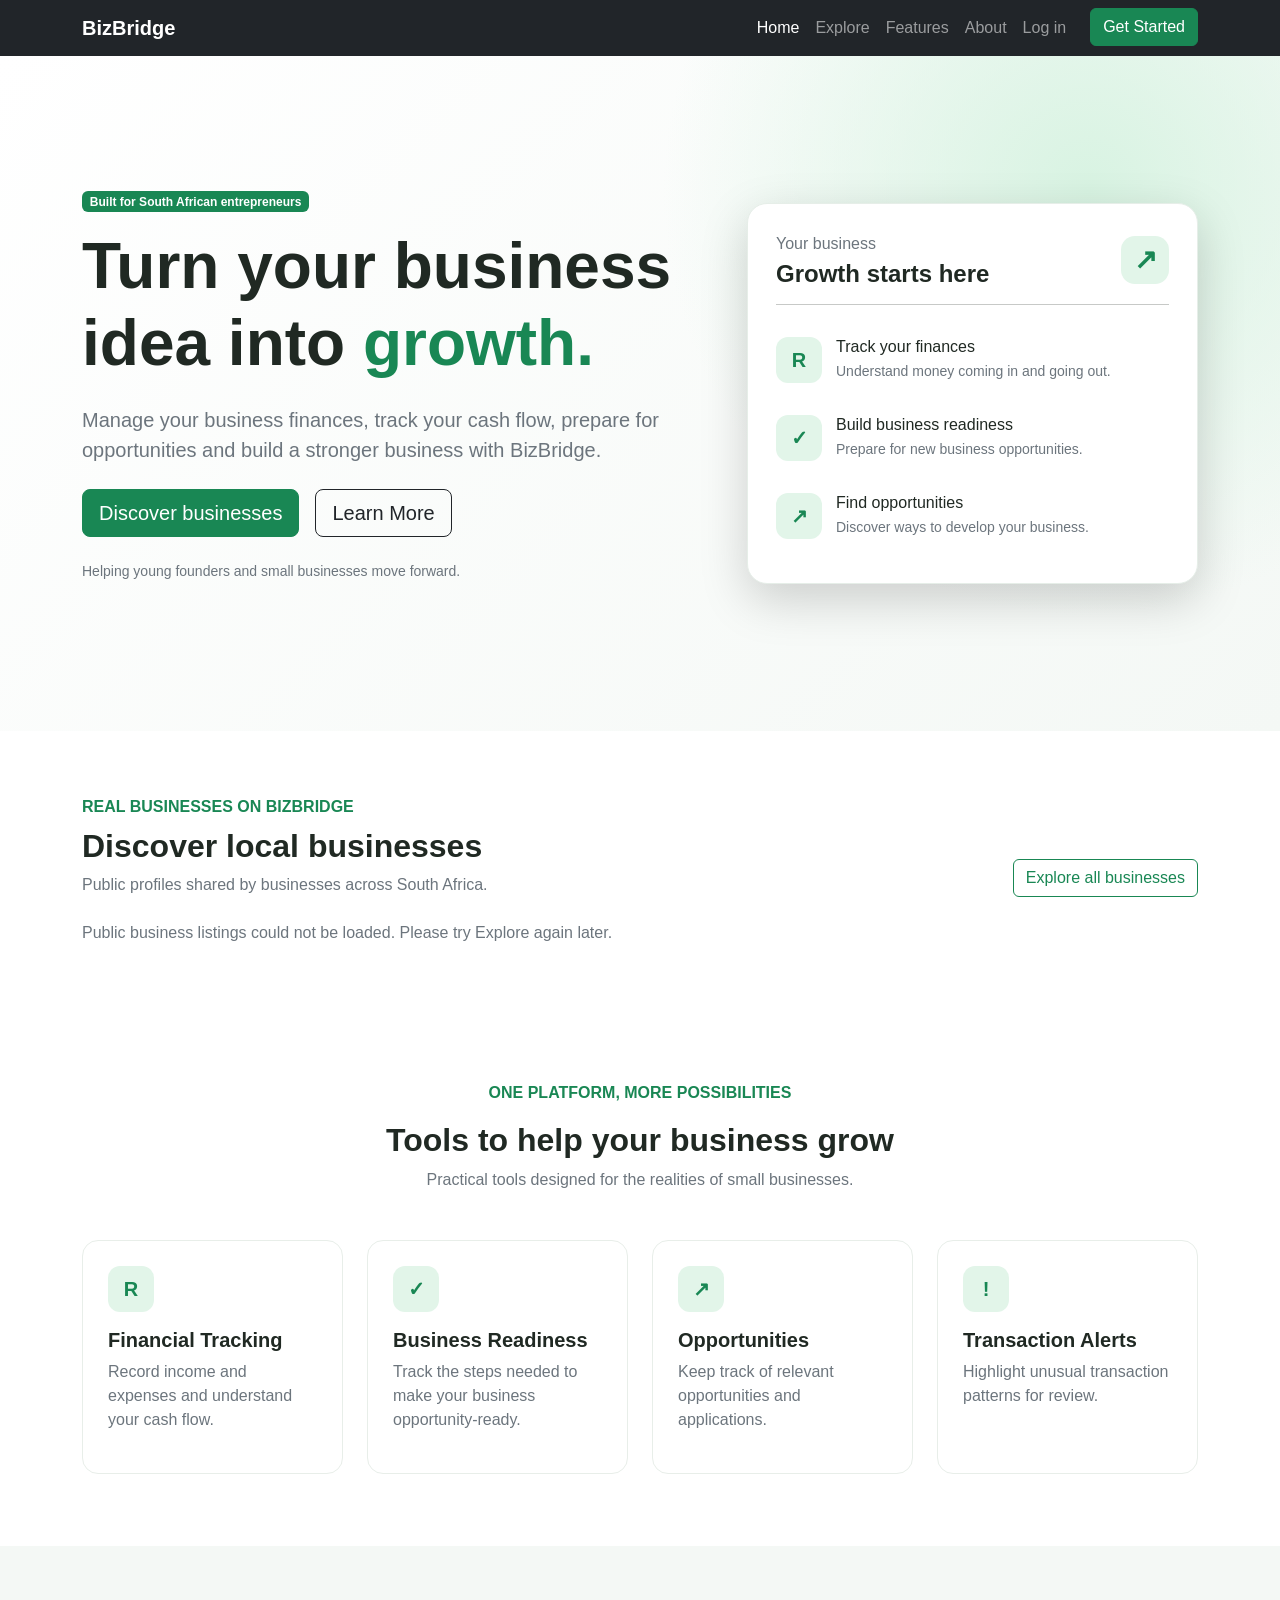
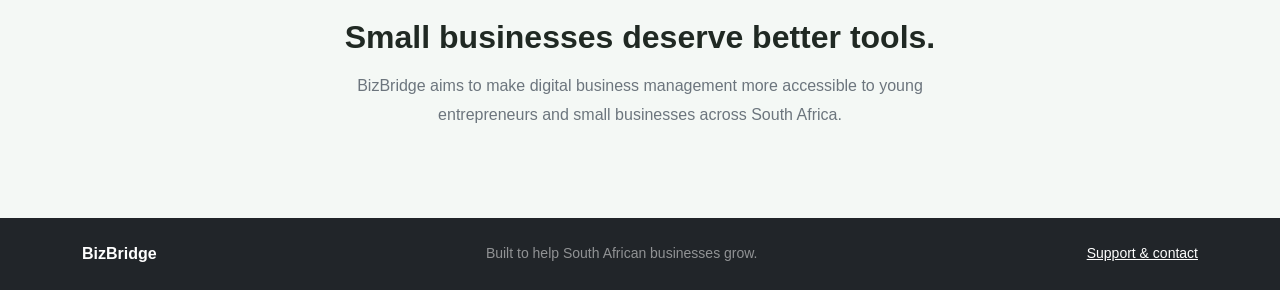
<file: BizBridge.Client/index.html>
<!DOCTYPE html>
<html lang="en">
<head>
    <meta charset="UTF-8">
    <meta name="viewport" content="width=device-width, initial-scale=1.0">

    <title>BizBridge | Grow Your Business</title>

    <!-- Bootstrap 5 CSS -->
    <link
        href="https://cdn.jsdelivr.net/npm/bootstrap@5.3.3/dist/css/bootstrap.min.css"
        rel="stylesheet">

    <!-- Custom CSS -->
    <link rel="stylesheet" href="style.css">
</head>

<body>
    <!-- Navigation -->
    <nav class="navbar navbar-expand-lg navbar-dark bg-dark">
        <div class="container">
            <a class="navbar-brand fw-bold" href="index.html">
                BizBridge
            </a>

            <button
                class="navbar-toggler"
                type="button"
                data-bs-toggle="collapse"
                data-bs-target="#mainNavbar"
                aria-controls="mainNavbar"
                aria-expanded="false"
                aria-label="Toggle navigation">
                <span class="navbar-toggler-icon"></span>
            </button>

            <div class="collapse navbar-collapse" id="mainNavbar">
                <ul class="navbar-nav ms-auto">
                    <li class="nav-item">
                        <a class="nav-link active" href="index.html">Home</a>
                    </li>
                    <li class="nav-item">
                        <a class="nav-link" href="explore.html">Explore</a>
                    </li>
                    <li class="nav-item">
                        <a class="nav-link" href="#features">Features</a>
                    </li>
                    <li class="nav-item">
                        <a class="nav-link" href="#about">About</a>
                    </li>
                    <li class="nav-item" id="loginNavItem">
                        <a class="nav-link" id="loginNavLink" href="login.html">
                            Log in
                        </a>
                    </li>
                    <li class="nav-item" id="logoutNavItem" hidden>
                        <button
                            class="btn btn-outline-light btn-sm"
                            type="button"
                            id="logoutButton">
                            Log out
                        </button>
                    </li>
                    <li class="nav-item" id="registerNavItem">
                        <a class="btn btn-success ms-lg-3" href="register.html">
                            Get Started
                        </a>
                    </li>
                </ul>
            </div>
        </div>
    </nav>

    <!-- Hero Section -->
    <header class="hero-section">
        <div class="container">
            <div class="row align-items-center min-vh-75">
                <div class="col-lg-7 py-5">
                    <span class="badge text-bg-success mb-3">
                        Built for South African entrepreneurs
                    </span>

                    <h1 class="display-3 fw-bold">
                        Turn your business idea into
                        <span class="text-success">growth.</span>
                    </h1>

                    <p class="lead text-secondary mt-4">
                        Manage your business finances, track your cash flow,
                        prepare for opportunities and build a stronger business
                        with BizBridge.
                    </p>

                    <div class="mt-4 d-flex flex-wrap gap-3" id="get-started">
                        <a href="explore.html" class="btn btn-success btn-lg">
                            Discover businesses
                        </a>

                        <a href="#about" class="btn btn-outline-dark btn-lg">
                            Learn More
                        </a>
                    </div>

                    <p class="small text-secondary mt-4">
                        Helping young founders and small businesses move forward.
                    </p>
                </div>

                <div class="col-lg-5 py-5">
                    <div class="growth-card shadow-lg">
                        <div class="d-flex justify-content-between align-items-center">
                            <div>
                                <p class="text-secondary mb-1">Your business</p>
                                <h4 class="fw-bold mb-0">Growth starts here</h4>
                            </div>
                            <span class="growth-icon">↗</span>
                        </div>

                        <hr>

                        <div class="feature-mini">
                            <span class="mini-icon">R</span>
                            <div>
                                <h6 class="mb-1">Track your finances</h6>
                                <p class="text-secondary small mb-0">
                                    Understand money coming in and going out.
                                </p>
                            </div>
                        </div>

                        <div class="feature-mini">
                            <span class="mini-icon">✓</span>
                            <div>
                                <h6 class="mb-1">Build business readiness</h6>
                                <p class="text-secondary small mb-0">
                                    Prepare for new business opportunities.
                                </p>
                            </div>
                        </div>

                        <div class="feature-mini">
                            <span class="mini-icon">↗</span>
                            <div>
                                <h6 class="mb-1">Find opportunities</h6>
                                <p class="text-secondary small mb-0">
                                    Discover ways to develop your business.
                                </p>
                            </div>
                        </div>
                    </div>
                </div>
            </div>
        </div>
    </header>

    <!-- Public business listings are loaded from the BizBridge API. -->
    <section
        class="py-5 bg-white"
        id="businessDiscoverySection"
        aria-labelledby="businessDiscoveryHeading">
        <div class="container py-3">
            <div class="d-flex flex-column flex-md-row
                        justify-content-between align-items-md-end gap-3 mb-4">
                <div>
                    <p class="text-success fw-semibold mb-2">
                        REAL BUSINESSES ON BIZBRIDGE
                    </p>
                    <h2 id="businessDiscoveryHeading" class="fw-bold mb-2">
                        Discover local businesses
                    </h2>
                    <p class="text-secondary mb-0">
                        Public profiles shared by businesses across South Africa.
                    </p>
                </div>
                <a href="explore.html" class="btn btn-outline-success">
                    Explore all businesses
                </a>
            </div>

            <p
                id="businessDiscoveryStatus"
                class="text-secondary"
                role="status"
                aria-live="polite">
                Loading public businesses...
            </p>
            <div id="featuredBusinesses" class="row g-3"></div>
        </div>
    </section>

    <!-- Features -->
    <section class="py-5" id="features">
        <div class="container py-4">
            <div class="text-center mb-5">
                <p class="text-success fw-semibold">ONE PLATFORM, MORE POSSIBILITIES</p>
                <h2 class="fw-bold">Tools to help your business grow</h2>
                <p class="text-secondary">
                    Practical tools designed for the realities of small businesses.
                </p>
            </div>

            <div class="row g-4">
                <div class="col-md-6 col-lg-3">
                    <div class="feature-card h-100">
                        <div class="feature-icon">R</div>
                        <h5 class="fw-bold mt-3">Financial Tracking</h5>
                        <p class="text-secondary">
                            Record income and expenses and understand your cash flow.
                        </p>
                    </div>
                </div>

                <div class="col-md-6 col-lg-3">
                    <div class="feature-card h-100">
                        <div class="feature-icon">✓</div>
                        <h5 class="fw-bold mt-3">Business Readiness</h5>
                        <p class="text-secondary">
                            Track the steps needed to make your business opportunity-ready.
                        </p>
                    </div>
                </div>

                <div class="col-md-6 col-lg-3">
                    <div class="feature-card h-100">
                        <div class="feature-icon">↗</div>
                        <h5 class="fw-bold mt-3">Opportunities</h5>
                        <p class="text-secondary">
                            Keep track of relevant opportunities and applications.
                        </p>
                    </div>
                </div>

                <div class="col-md-6 col-lg-3">
                    <div class="feature-card h-100">
                        <div class="feature-icon">!</div>
                        <h5 class="fw-bold mt-3">Transaction Alerts</h5>
                        <p class="text-secondary">
                            Highlight unusual transaction patterns for review.
                        </p>
                    </div>
                </div>
            </div>
        </div>
    </section>

    <!-- About -->
    <section class="about-section py-5" id="about">
        <div class="container py-4 text-center">
            <h2 class="fw-bold">Small businesses deserve better tools.</h2>
            <p class="text-secondary mx-auto mt-3 about-text">
                BizBridge aims to make digital business management more accessible
                to young entrepreneurs and small businesses across South Africa.
            </p>
        </div>
    </section>

    <!-- Footer -->
    <footer class="bg-dark text-white py-4">
        <div class="container d-flex flex-column flex-md-row
                    justify-content-between align-items-center gap-2">
            <p class="mb-0 fw-bold">BizBridge</p>
            <p class="mb-0 small text-white-50">
                Built to help South African businesses grow.
            </p>
            <a
                class="small text-white"
                href="https://bizbridgefrontend.netlify.app/explore.html"
            >
                Support &amp; contact
            </a>
        </div>
    </footer>

    <!-- Bootstrap JavaScript -->
    <script
        src="https://cdn.jsdelivr.net/npm/bootstrap@5.3.3/dist/js/bootstrap.bundle.min.js">
    </script>

    <!-- Custom JavaScript -->
    <script src="api-config.js"></script>
    <script src="app.js"></script>
</body>
</html>
</file>
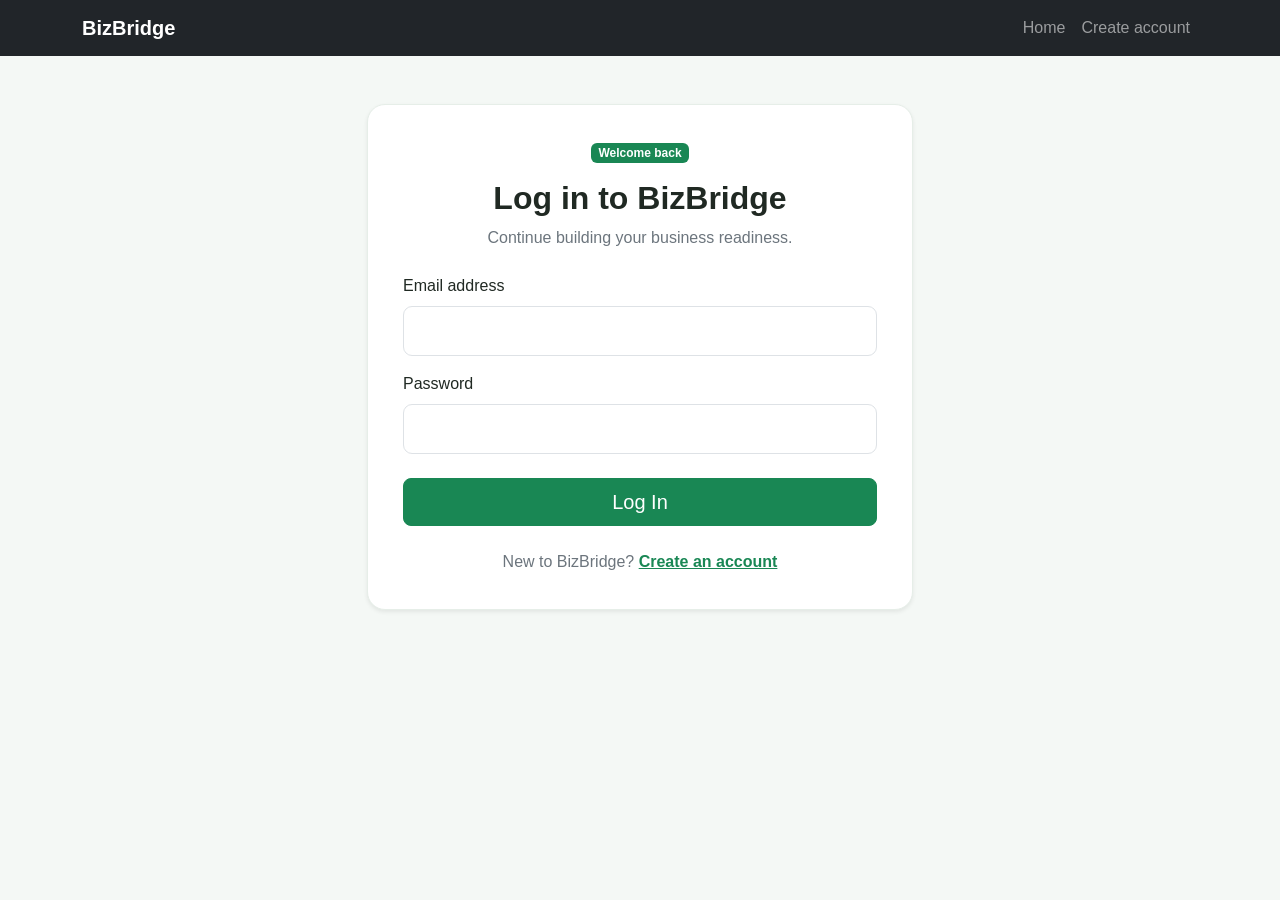
<file: BizBridge.Client/business-guide.html>
<!DOCTYPE html>
<html lang="en">
<head>
    <meta charset="UTF-8">
    <meta name="viewport" content="width=device-width, initial-scale=1.0">
    <title>Business Guide | BizBridge</title>

    <link
        href="https://cdn.jsdelivr.net/npm/bootstrap@5.3.3/dist/css/bootstrap.min.css"
        rel="stylesheet">
    <link
        href="https://cdn.jsdelivr.net/npm/bootstrap-icons@1.11.3/font/bootstrap-icons.css"
        rel="stylesheet">
</head>
<body class="bg-light">

    <nav class="navbar navbar-expand-lg navbar-dark bg-primary">
        <div class="container">
            <a class="navbar-brand fw-bold" href="dashboard.html">
                BizBridge
            </a>

            <a href="dashboard.html"
               class="btn btn-outline-light btn-sm">
                <i class="bi bi-arrow-left me-1"></i>
                Back to Command Centre
            </a>
        </div>
    </nav>

    <main class="container py-4 py-md-5">

        <section class="mb-4">
            <p class="text-primary fw-semibold mb-1">
                YOUR BUSINESS JOURNEY
            </p>
            <h1 class="h2 fw-bold">BizBridge Business Guide</h1>
            <p class="text-secondary">
                Understand your progress, identify areas for improvement,
                and discover your next steps.
            </p>
        </section>

        <div id="guideLoading" class="text-center py-5">
            <div class="spinner-border text-primary" role="status"></div>
            <p class="mt-3 text-secondary">
                Loading your business guide...
            </p>
        </div>

        <div id="guideError" class="alert alert-danger d-none"
             role="alert"></div>

        <div id="guideContent" class="d-none">

            <section class="card border-0 shadow-sm mb-4">
                <div class="card-body p-4">
                    <h2 class="h5 fw-bold">Your business readiness</h2>
                    <p class="text-secondary">
                        Track the requirements recorded in BizBridge.
                    </p>

                    <div class="d-flex justify-content-between mb-2">
                        <span id="readinessCount">0 of 0 completed</span>
                        <strong id="readinessPercent">0%</strong>
                    </div>

                    <div class="progress mb-3" style="height: 10px;">
                        <div id="readinessProgress"
                             class="progress-bar bg-primary"
                             role="progressbar"
                             aria-label="Business readiness progress"
                             style="width: 0%">
                        </div>
                    </div>

                    <p id="readinessBasis"
                       class="small text-secondary mb-0"></p>
                </div>
            </section>

            <section class="card border-0 shadow-sm mb-4">
                <div class="card-body p-4">
                    <h2 class="h5 fw-bold">
                        <i class="bi bi-list-check text-primary me-2"></i>
                        Your next steps
                    </h2>

                    <p class="text-secondary">
                        Start with the requirements that are still outstanding.
                    </p>

                    <div id="recommendations"></div>
                </div>
            </section>

            <section class="row g-3 mb-4">
                <div class="col-12 col-lg-6">
                    <div class="card border-0 shadow-sm h-100">
                        <div class="card-body p-4">
                            <h2 class="h5 fw-bold">
                                <i class="bi bi-wallet2 text-primary me-2"></i>
                                Financial health
                            </h2>
                            <p class="text-secondary">
                                Review your financial summary and insights
                                to understand your recorded business activity.
                            </p>
                            <div id="financialGuideStatus"
                                 class="small text-secondary mb-3">
                                Loading financial information...
                            </div>
                            <a href="dashboard.html"
                               class="btn btn-outline-primary">
                                View Command Centre
                            </a>
                        </div>
                    </div>
                </div>

                <div class="col-12 col-lg-6">
                    <div class="card border-0 shadow-sm h-100">
                        <div class="card-body p-4">
                            <h2 class="h5 fw-bold">
                                <i class="bi bi-shop text-primary me-2"></i>
                                Grow your business
                            </h2>
                            <p class="text-secondary">
                                Keep your business information up to date
                                and explore opportunities to reach customers.
                            </p>
                            <div class="d-flex flex-wrap gap-2">
                                <a href="business-profile.html"
                                   class="btn btn-outline-primary">
                                    Review Profile
                                </a>
                                <a href="explore"
                                   class="btn btn-outline-primary">
                                    Explore Businesses
                                </a>
                            </div>
                        </div>
                    </div>
                </div>
            </section>

            <p class="small text-secondary">
                Readiness reflects information recorded in BizBridge.
                Self-reported items are not independently verified and
                do not guarantee funding or business eligibility.
            </p>

        </div>
    </main>

    <script src="business-guide.js"></script>
</body>
</html>
</file>
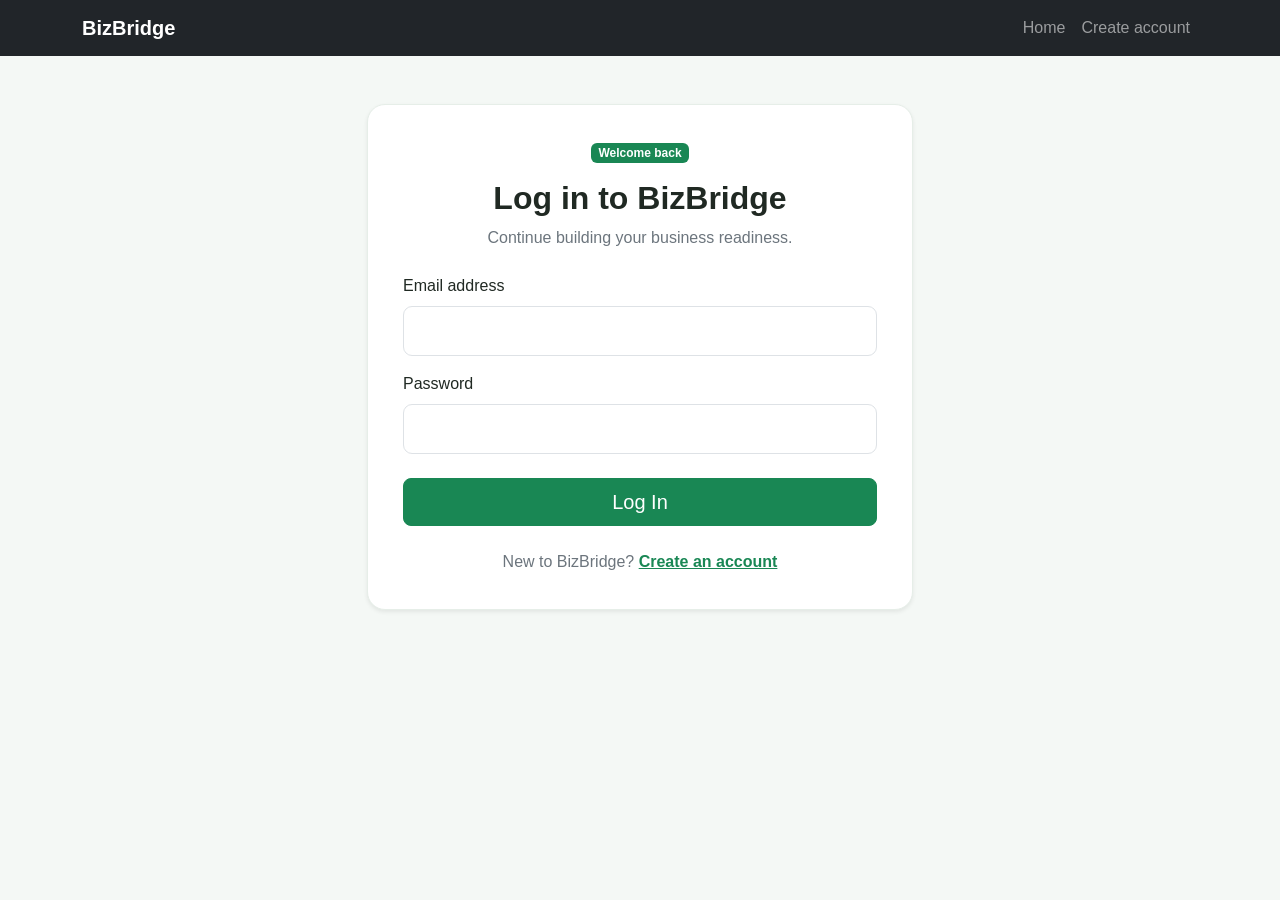
<file: BizBridge.Client/business-profile.html>
<!DOCTYPE html>
<html lang="en">
<head>
    <meta charset="UTF-8">
    <meta name="viewport" content="width=device-width, initial-scale=1.0">
    <title>Business Profile | BizBridge</title>

    <link
        href="https://cdn.jsdelivr.net/npm/bootstrap@5.3.3/dist/css/bootstrap.min.css"
        rel="stylesheet">
    <link rel="stylesheet" href="style.css">
</head>

<body class="auth-page">
    <nav class="navbar navbar-expand-lg navbar-dark bg-dark">
        <div class="container">
            <a class="navbar-brand fw-bold" href="dashboard.html">BizBridge</a>

            <button
                class="navbar-toggler"
                type="button"
                data-bs-toggle="collapse"
                data-bs-target="#mainNavbar"
                aria-controls="mainNavbar"
                aria-expanded="false"
                aria-label="Toggle navigation">
                <span class="navbar-toggler-icon"></span>
            </button>

            <div class="collapse navbar-collapse" id="mainNavbar">
                <ul class="navbar-nav ms-auto align-items-lg-center">
                    <li class="nav-item">
                        <a class="nav-link" href="dashboard.html">Dashboard</a>
                    </li>
                    <li class="nav-item">
                        <a class="nav-link active"
                           aria-current="page"
                           href="business-profile.html">
                            Business Profile
                        </a>
                    </li>
                    <li class="nav-item">
                        <button
                            type="button"
                            id="logoutButton"
                            class="btn btn-outline-light btn-sm ms-lg-3 mt-2 mt-lg-0">
                            Logout
                        </button>
                    </li>
                </ul>
            </div>
        </div>
    </nav>

    <main class="container py-5">
        <div class="row justify-content-center">
            <div class="col-lg-9 col-xl-8">

                <div class="mb-4">
                    <span class="badge text-bg-success mb-3">Your Business</span>
                    <h1 class="h2 fw-bold">Business Profile</h1>
                    <p class="text-secondary">
                        Manage your business information, control your public
                        visibility, and keep your BizBridge profile up to date.
                    </p>
                </div>

                <div
                    id="businessMessage"
                    class="alert d-none"
                    role="alert"
                    aria-live="polite"
                    tabindex="-1">
                </div>

                <section class="card shadow-sm border-0">
                    <div class="card-body p-4 p-md-5">

                        <form id="businessForm" novalidate>

                            <!-- Business information -->
                            <section class="mb-4"
                                aria-labelledby="businessInfoHeading">

                                <h2 id="businessInfoHeading" class="h5 fw-bold">
                                    Business information
                                </h2>

                                <p class="text-secondary small">
                                    Fields marked with * are required.
                                </p>

                                <div class="mb-3">
                                    <label for="businessName" class="form-label">
                                        Business name *
                                    </label>
                                    <input
                                        type="text"
                                        class="form-control"
                                        id="businessName"
                                        name="businessName"
                                        minlength="2"
                                        maxlength="150"
                                        autocomplete="organization"
                                        placeholder="e.g. Siyanda's Digital Services"
                                        required>
                                </div>

                                <div class="mb-3">
                                    <label for="industry" class="form-label">
                                        Industry *
                                    </label>
                                    <select
                                        class="form-select"
                                        id="industry"
                                        name="industry"
                                        required>
                                        <option value="">Select an industry</option>
                                        <option value="Agriculture">Agriculture</option>
                                        <option value="Construction">Construction</option>
                                        <option value="Education">Education</option>
                                        <option value="Fashion">Fashion</option>
                                        <option value="Food and Beverage">Food and Beverage</option>
                                        <option value="Manufacturing">Manufacturing</option>
                                        <option value="Retail">Retail</option>
                                        <option value="Technology">Technology</option>
                                        <option value="Transport and Logistics">Transport and Logistics</option>
                                        <option value="Professional Services">Professional Services</option>
                                        <option value="Other">Other</option>
                                    </select>
                                </div>

                                <div class="mb-3" id="openingBalanceGroup">
                                    <label for="openingBalance" class="form-label">
                                        Opening balance (R) *
                                    </label>
                                    <input
                                        type="number"
                                        class="form-control"
                                        id="openingBalance"
                                        name="openingBalance"
                                        min="0"
                                        max="9999999999999999.99"
                                        step="0.01"
                                        value="0"
                                        required>
                                    <div class="form-text">
                                        Enter the funds available when you start
                                        tracking your finances. Don't include
                                        transactions you plan to record separately.
                                    </div>
                                </div>

                                <div class="mb-3">
                                    <label for="location" class="form-label">
                                        Business location
                                    </label>
                                    <input
                                        type="text"
                                        class="form-control"
                                        id="location"
                                        name="location"
                                        maxlength="150"
                                        placeholder="e.g. Soweto, Gauteng">
                                </div>

                                <div class="mb-3">
                                    <label for="description" class="form-label">
                                        Business description
                                    </label>
                                    <textarea
                                        class="form-control"
                                        id="description"
                                        name="description"
                                        rows="4"
                                        maxlength="1000"
                                        placeholder="What does your business do?"></textarea>
                                </div>

                                <div class="mb-3">
                                    <label for="established" class="form-label">
                                        Date established
                                    </label>
                                    <input
                                        type="date"
                                        class="form-control"
                                        id="established"
                                        name="established">
                                </div>
                            </section>

                            <hr class="my-4">

                            <!-- Business contact details -->
                            <section class="mb-4"
                                aria-labelledby="contactHeading">

                                <h2 id="contactHeading" class="h5 fw-bold">
                                    Contact details
                                </h2>

                                <p class="text-secondary small">
                                    Help customers and potential partners
                                    contact your business.
                                </p>

                                <div class="mb-3">
                                    <label for="businessEmail" class="form-label">
                                        Business email
                                    </label>
                                    <input
                                        type="email"
                                        class="form-control"
                                        id="businessEmail"
                                        name="businessEmail"
                                        maxlength="254"
                                        autocomplete="email"
                                        placeholder="business@example.com">
                                </div>

                                <div class="mb-3">
                                    <label for="businessPhone" class="form-label">
                                        Business phone
                                    </label>
                                    <input
                                        type="tel"
                                        class="form-control"
                                        id="businessPhone"
                                        name="businessPhone"
                                        maxlength="30"
                                        autocomplete="tel"
                                        placeholder="e.g. 082 123 4567">
                                </div>

                                <div class="mb-3">
                                    <label for="websiteUrl" class="form-label">
                                        Website
                                    </label>
                                    <input
                                        type="url"
                                        class="form-control"
                                        id="websiteUrl"
                                        name="websiteUrl"
                                        maxlength="2048"
                                        placeholder="https://example.com">
                                </div>
                            </section>

                            <hr class="my-4">

                            <!-- Explore visibility -->
                            <section class="mb-4"
                                aria-labelledby="exploreVisibilityHeading">

                                <h2 id="exploreVisibilityHeading"
                                    class="h5 fw-bold">
                                    Public Explore visibility
                                </h2>

                                <p class="text-secondary">
                                    Let customers and potential partners
                                    discover your business on BizBridge Explore.
                                </p>

                                <div class="border rounded-3 p-3 p-md-4">
                                    <div class="d-flex flex-column flex-sm-row
                                                justify-content-between
                                                align-items-sm-center gap-3">

                                        <div class="flex-grow-1">
                                            <label
                                                for="isVisibleOnExplore"
                                                class="form-label fw-semibold mb-1">
                                                Show my business on Explore
                                            </label>

                                            <p class="text-secondary small mb-0">
                                                When enabled, your business can
                                                appear in public Explore listings.
                                                When disabled, it will be hidden
                                                from those listings.
                                            </p>
                                        </div>

                                        <div class="form-check form-switch fs-4 mb-0">
                                            <input
                                                class="form-check-input"
                                                type="checkbox"
                                                role="switch"
                                                id="isVisibleOnExplore"
                                                name="isVisibleOnExplore"
                                                aria-describedby="exploreVisibilityStatus"
                                                disabled>
                                        </div>
                                    </div>

                                    <div class="mt-3">
                                        <span
                                            id="exploreVisibilityBadge"
                                            class="badge text-bg-secondary">
                                            Profile required
                                        </span>
                                    </div>

                                    <p
                                        id="exploreVisibilityStatus"
                                        class="small text-secondary mt-2 mb-0"
                                        role="status"
                                        aria-live="polite">
                                        Create your business profile first to
                                        manage Explore visibility.
                                    </p>

                                    <button
                                        type="button"
                                        id="saveExploreVisibilityButton"
                                        class="btn btn-outline-success mt-3"
                                        disabled>
                                        Save visibility setting
                                    </button>
                                </div>
                            </section>

                            <hr class="my-4">

                            <!-- Business photo -->
                            <section class="mb-4"
                                aria-labelledby="businessImageHeading">

                                <h2 id="businessImageHeading" class="h5 fw-bold">
                                    Business photo
                                </h2>

                                <p class="text-secondary small">
                                    Add a logo or photo that represents your
                                    business. JPEG, PNG, or WebP only;
                                    maximum size 5 MB.
                                </p>

                                <div class="mb-3">
                                    <img
                                        id="businessImagePreview"
                                        src=""
                                        alt="Business photo preview"
                                        class="img-thumbnail d-none"
                                        style="width: 180px; height: 180px; object-fit: cover;">
                                </div>

                                <div class="mb-3">
                                    <label for="businessImage" class="form-label">
                                        Choose an image
                                    </label>
                                    <input
                                        type="file"
                                        class="form-control"
                                        id="businessImage"
                                        name="image"
                                        accept="image/jpeg,image/png,image/webp">
                                </div>

                                <button
                                    type="button"
                                    id="uploadBusinessImageButton"
                                    class="btn btn-outline-success"
                                    disabled>
                                    Upload business photo
                                </button>

                                <p
                                    id="businessImageStatus"
                                    class="small text-secondary mt-2 mb-0"
                                    role="status"
                                    aria-live="polite">
                                </p>
                            </section>

                            <hr class="my-4">

                            <!-- Form actions -->
                            <div class="d-flex flex-column flex-sm-row gap-2">
                                <button
                                    type="submit"
                                    id="saveBusinessButton"
                                    class="btn btn-success btn-lg">
                                    Create Business Profile
                                </button>

                                <button
                                    type="button"
                                    id="resetBusinessButton"
                                    class="btn btn-outline-secondary btn-lg">
                                    Reset Form
                                </button>
                            </div>

                        </form>
                    </div>
                </section>
            </div>
        </div>
    </main>

    <script src="https://cdn.jsdelivr.net/npm/bootstrap@5.3.3/dist/js/bootstrap.bundle.min.js"></script>
    <script src="api-config.js"></script>
    <script src="business-profile.js"></script>
</body>
</html>
</file>
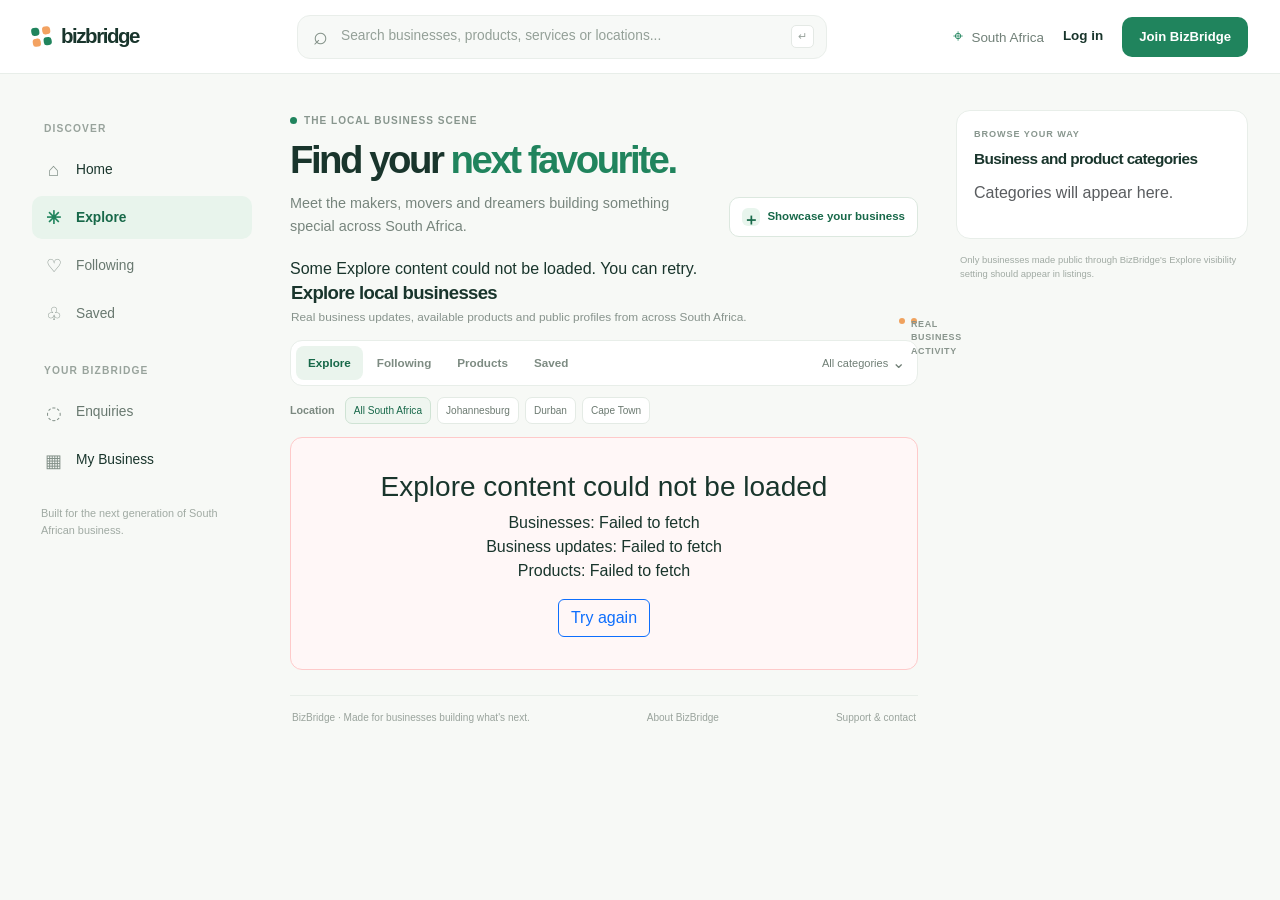
<file: BizBridge.Client/explore.html>
<!DOCTYPE html>
<html lang="en">
<head>
    <meta charset="UTF-8">
    <meta name="viewport" content="width=device-width, initial-scale=1.0">

    <meta
        name="description"
        content="Discover independent South African businesses, products and services on BizBridge."
    >

    <meta name="theme-color" content="#ffffff">

    <title>Explore Local Businesses | BizBridge</title>

    <link
        href="https://cdn.jsdelivr.net/npm/bootstrap@5.3.3/dist/css/bootstrap.min.css"
        rel="stylesheet"
    >

    <link rel="stylesheet" href="style.css">
    <link rel="stylesheet" href="explore.css">
</head>

<body class="explore-page">

    <!-- ==================================================
         TOP BAR
    =================================================== -->
    <header class="explore-topbar">

        <a
            class="explore-brand"
            href="index.html"
            aria-label="BizBridge home"
        >
            <span class="explore-brand-mark" aria-hidden="true">
                <span></span>
                <span></span>
                <span></span>
                <span></span>
            </span>

            <span>bizbridge</span>
        </a>

        <form
            class="explore-search"
            id="exploreSearchForm"
            role="search"
        >
            <span class="search-symbol" aria-hidden="true">⌕</span>

            <label class="visually-hidden" id="exploreSearchLabel" for="exploreSearch">
                Search businesses, products, updates or locations
            </label>

            <input
                id="exploreSearch"
                type="search"
                placeholder="Search businesses, products, services or locations..."
                autocomplete="off"
                aria-describedby="searchHelp"
            >

            <span id="searchHelp" class="visually-hidden">
                Search results update as you type across public Explore content.
            </span>

            <kbd aria-hidden="true">↵</kbd>
        </form>

        <div class="explore-account-actions">

            <span class="explore-location">
                <span aria-hidden="true">⌖</span>
                South Africa
            </span>

            <a class="explore-login-link" id="exploreLoginLink" href="login.html">
                Log in
            </a>

            <button
                class="explore-logout-button"
                id="exploreLogoutButton"
                type="button"
                hidden
            >
                Log out
            </button>

            <a class="explore-join-button" id="exploreJoinLink" href="register.html">
                Join BizBridge
            </a>

        </div>
    </header>


    <!-- ==================================================
         PAGE LAYOUT
    =================================================== -->
    <div class="explore-layout">

        <!-- LEFT SIDEBAR -->
        <aside
            class="explore-sidebar"
            aria-label="Main navigation"
        >

            <div class="sidebar-label">DISCOVER</div>

            <nav class="explore-nav">

                <a class="explore-nav-link" href="index.html">
                    <span aria-hidden="true">⌂</span>
                    Home
                </a>

                <a
                    class="explore-nav-link is-active"
                    href="explore.html"
                    aria-current="page"
                >
                    <span aria-hidden="true">✳</span>
                    Explore
                </a>

                <button
                    class="explore-nav-link"
                    type="button"
                    data-feed-filter="following"
                >
                    <span aria-hidden="true">♡</span>
                    Following
                </button>

                <button
                    class="explore-nav-link"
                    type="button"
                    data-account-action="Saved"
                >
                    <span aria-hidden="true">♧</span>
                    Saved
                </button>

            </nav>


            <div class="sidebar-label sidebar-label-spaced">
                YOUR BIZBRIDGE
            </div>

            <nav class="explore-nav">

                <button
                    class="explore-nav-link"
                    type="button"
                    data-account-action="Enquiries"
                >
                    <span aria-hidden="true">◌</span>
                    Enquiries
                </button>

                <a class="explore-nav-link" href="dashboard.html">
                    <span aria-hidden="true">▦</span>
                    My Business
                </a>

            </nav>


            <p class="sidebar-footnote">
                Built for the next generation of South African business.
            </p>

        </aside>


        <!-- ==================================================
             MAIN CONTENT
        =================================================== -->
        <main class="explore-main" id="mainContent">

            <!-- PAGE HEADING -->
            <section
                class="explore-heading"
                aria-labelledby="exploreTitle"
            >

                <div>

                    <div class="eyebrow-line">
                        <span class="eyebrow-dot"></span>
                        THE LOCAL BUSINESS SCENE
                    </div>

                    <h1 id="exploreTitle">
                        Find your <span>next favourite.</span>
                    </h1>

                    <p>
                        Meet the makers, movers and dreamers building
                        something special across South Africa.
                    </p>

                </div>

                <a class="creator-link" href="register.html">
                    <span aria-hidden="true">＋</span>
                    <span>Showcase your business</span>
                </a>

            </section>


            <!-- DYNAMIC API STATUS -->
            <div
                class="explore-api-status"
                id="exploreApiStatus"
                role="status"
                aria-live="polite"
            >
                Loading public businesses, updates and products...
            </div>


            <!-- BUSINESS OWNER TOOLS -->
            <section class="business-tools" id="businessTools" hidden>
                <div class="section-kicker-row">
                    <h2>Share with your community</h2>
                    <span id="ownerBusinessName"></span>
                </div>

                <div class="business-tools-grid">
                    <form id="postForm" class="business-tool-card">
                        <h3>Publish an update</h3>
                        <label for="postContent">Post</label>
                        <textarea
                            id="postContent"
                            name="content"
                            maxlength="2000"
                            rows="3"
                            required
                            placeholder="Share news, work in progress, or a story..."
                        ></textarea>
                        <label for="postImageUrl">Image URL (optional)</label>
                        <input
                            id="postImageUrl"
                            name="imageUrl"
                            type="url"
                            maxlength="2048"
                            placeholder="https://..."
                        >
                        <button class="btn btn-primary" type="submit">
                            Publish post
                        </button>
                    </form>

                    <form id="productForm" class="business-tool-card">
                        <h3>List a product</h3>
                        <label for="productName">Product name</label>
                        <input id="productName" name="name" maxlength="150" required>
                        <label for="productCategory">Category</label>
                        <input id="productCategory" name="category" maxlength="100" required>
                        <label for="productDescription">Description</label>
                        <textarea
                            id="productDescription"
                            name="description"
                            maxlength="1000"
                            rows="2"
                        ></textarea>
                        <label for="productPrice">Price (ZAR)</label>
                        <input
                            id="productPrice"
                            name="price"
                            type="number"
                            min="0.01"
                            max="1000000000000"
                            step="0.01"
                            required
                        >
                        <label for="productImageUrl">Image URL (optional)</label>
                        <input
                            id="productImageUrl"
                            name="imageUrl"
                            type="url"
                            maxlength="2048"
                            placeholder="https://..."
                        >
                        <button class="btn btn-primary" type="submit">
                            Publish product
                        </button>
                    </form>
                </div>
            </section>


            <!-- DISCOVERY FEED -->
            <section
                class="feed-section"
                aria-labelledby="feedHeading"
            >

                <div class="feed-title-row">

                    <div>

                        <h2 id="feedHeading">
                            Explore local businesses
                        </h2>

                        <p id="feedDescription">
                            Updates, available products and public business profiles from across South Africa.
                        </p>

                    </div>

                    <span class="feed-live-indicator">
                        <span></span>
                        <span id="feedModeLabel">REAL BUSINESS ACTIVITY</span>
                    </span>

                </div>


                <!-- FEED CONTROLS -->
                <div class="feed-controls">

                    <div
                        class="feed-tabs"
                        role="group"
                        aria-label="Discovery filters"
                    >

                        <button
                            class="feed-tab is-active"
                            type="button"
                            data-feed-filter="for-you"
                            aria-pressed="true"
                        >
                            Explore
                        </button>

                        <button
                            class="feed-tab"
                            type="button"
                            data-feed-filter="following"
                            aria-pressed="false"
                        >
                            Following
                        </button>

                        <button
                            class="feed-tab"
                            type="button"
                            data-feed-filter="products"
                            aria-pressed="false"
                        >
                            Products
                        </button>

                        <button
                            class="feed-tab"
                            type="button"
                            data-feed-filter="saved"
                            aria-pressed="false"
                        >
                            Saved
                        </button>

                    </div>


                    <label class="category-select-wrap">

                        <span class="visually-hidden" id="categoryFilterLabel">
                            Filter by business or product category
                        </span>

                        <select
                            id="categoryFilter"
                            aria-labelledby="categoryFilterLabel"
                        >
                            <option value="all">All categories</option>
                        </select>

                        <span aria-hidden="true">⌄</span>

                    </label>

                </div>

                <div class="feed-location-filters">
                    <span class="feed-location-label">Location</span>
                    <div class="location-filter-buttons" role="group" aria-label="Filter by business location">
                        <button type="button" data-action="location" data-location="all" aria-pressed="true">All South Africa</button>
                        <button type="button" data-action="location" data-location="Johannesburg" aria-pressed="false">Johannesburg</button>
                        <button type="button" data-action="location" data-location="Durban" aria-pressed="false">Durban</button>
                        <button type="button" data-action="location" data-location="Cape Town" aria-pressed="false">Cape Town</button>
                    </div>
                </div>


                <!-- SEARCH / RESULTS STATUS -->
                <div
                    id="feedMessage"
                    class="feed-message"
                    role="status"
                    aria-live="polite"
                ></div>


                <!-- API-DRIVEN BUSINESS CARDS -->
                <div
                    id="exploreFeed"
                    class="explore-feed"
                    aria-live="polite"
                    aria-busy="true"
                >
                    <div class="explore-loading">
                        <span
                            class="explore-spinner"
                            aria-hidden="true"
                        ></span>

                        <p>Discovering local businesses and products...</p>
                    </div>
                </div>


                <!-- PAGINATION -->
                <div
                    id="feedSentinel"
                    class="feed-sentinel"
                    aria-hidden="true"
                ></div>

                <div class="feed-load-row">

                    <button
                        class="load-more-button"
                        id="loadMoreButton"
                        type="button"
                        hidden
                    >
                        Show more
                        <span aria-hidden="true">↓</span>
                    </button>

                </div>

            </section>


            <!-- FOOTER -->
            <footer class="explore-footer">

                <span>
                    BizBridge · Made for businesses building what's next.
                </span>

                <a href="index.html">
                    About BizBridge
                </a>

                <a href="https://bizbridgefrontend.netlify.app/explore.html">
                    Support &amp; contact
                </a>

            </footer>

        </main>


        <!-- ==================================================
             RIGHT SIDEBAR
        =================================================== -->
        <aside class="explore-rightbar" aria-label="Browse by category">
            <!-- DYNAMIC CATEGORIES -->
            <section class="right-panel categories-panel">

                <div class="right-panel-heading">

                    <div>

                        <span class="panel-overline">
                            BROWSE YOUR WAY
                        </span>

                        <h2 id="popularCategoriesHeading">
                            Business categories
                        </h2>

                    </div>

                </div>

                <div
                    class="category-link-list"
                    id="popularCategories"
                >
                    <p class="text-muted">
                        Loading categories...
                    </p>
                </div>

            </section>


            <p class="rightbar-disclaimer">
                Only businesses made public through BizBridge's
                Explore visibility setting should appear in listings.
            </p>

        </aside>

    </div>


    <!-- ==================================================
         MOBILE NAVIGATION
    =================================================== -->
    <nav
        class="mobile-explore-nav"
        aria-label="Mobile navigation"
    >

        <a href="index.html">
            <span aria-hidden="true">⌂</span>
            <small>Home</small>
        </a>

        <a
            class="is-active"
            href="explore.html"
            aria-current="page"
        >
            <span aria-hidden="true">✳</span>
            <small>Explore</small>
        </a>

        <button
            type="button"
            data-account-action="Saved"
        >
            <span aria-hidden="true">♧</span>
            <small>Saved</small>
        </button>

        <a href="dashboard.html">
            <span aria-hidden="true">▦</span>
            <small>My business</small>
        </a>

    </nav>


    <!-- ==================================================
         SIGN-IN DIALOG
    =================================================== -->
    <dialog
        class="explore-dialog"
        id="signInDialog"
        aria-labelledby="signInTitle"
    >

        <form method="dialog" class="dialog-close-form">

            <button
                class="dialog-close"
                type="submit"
                aria-label="Close"
            >
                ×
            </button>

        </form>

        <div class="dialog-icon" aria-hidden="true">
            ✦
        </div>

        <p class="panel-overline">
            A LITTLE MORE BIZBRIDGE
        </p>

        <h2 id="signInTitle">
            Make it yours.
        </h2>

        <p id="signInMessage">
            Sign in to access your account and discover the features
            available to you.
        </p>

        <div class="dialog-actions">

            <a class="explore-join-button" href="login.html">
                Log in
            </a>

            <a
                class="dialog-secondary-link"
                href="register.html"
            >
                Create an account
            </a>

        </div>

        <p class="dialog-preview-note">
            You can continue browsing public business listings
            without an account.
        </p>

    </dialog>


    <!-- ==================================================
         BUSINESS PROFILE DIALOG
    =================================================== -->
    <dialog
        class="explore-dialog profile-dialog"
        id="businessProfileDialog"
        aria-labelledby="businessProfileTitle"
    >

        <form method="dialog" class="dialog-close-form">

            <button
                class="dialog-close"
                type="submit"
                aria-label="Close business profile"
            >
                ×
            </button>

        </form>

        <div id="businessProfileContent">

            <p class="text-muted">
                Select a business to view its profile.
            </p>

        </div>

    </dialog>


    <dialog
        class="explore-dialog"
        id="enquiryDialog"
        aria-labelledby="enquiryDialogTitle"
    >
        <form method="dialog" class="dialog-close-form">
            <button class="dialog-close" type="submit" aria-label="Close enquiry form">
                ×
            </button>
        </form>
        <p class="panel-overline">CONTACT A LOCAL BUSINESS</p>
        <h2 id="enquiryDialogTitle">Send an enquiry</h2>
        <p id="enquiryProductName" class="text-muted"></p>
        <form id="enquiryForm">
            <input type="hidden" id="enquiryBusinessId" name="businessID">
            <input type="hidden" id="enquiryProductId" name="exploreProductID">
            <label for="enquiryMessage">Your message</label>
            <textarea
                id="enquiryMessage"
                name="message"
                maxlength="2000"
                minlength="5"
                rows="5"
                required
                placeholder="Ask about price, stock, delivery or a custom request..."
            ></textarea>
            <button class="btn btn-primary mt-3" type="submit">
                Send enquiry
            </button>
            <p class="dialog-preview-note">
                This sends a request to the business. It does not place an order or take payment.
            </p>
        </form>
    </dialog>

    <dialog
        class="explore-dialog"
        id="enquiryInboxDialog"
        aria-labelledby="enquiryInboxTitle"
    >
        <form method="dialog" class="dialog-close-form">
            <button class="dialog-close" type="submit" aria-label="Close enquiries">
                ×
            </button>
        </form>
        <p class="panel-overline">BIZBRIDGE INBOX</p>
        <h2 id="enquiryInboxTitle">Your enquiries</h2>
        <div id="enquiryInboxContent" aria-live="polite">
            <p class="text-muted">Loading enquiries...</p>
        </div>
    </dialog>


    <!-- ==================================================
         VIDEO PLACEHOLDER DIALOG
    =================================================== -->
    <dialog
        class="explore-dialog video-dialog"
        id="videoPreviewDialog"
        aria-labelledby="videoPreviewTitle"
    >

        <form method="dialog" class="dialog-close-form">

            <button
                class="dialog-close"
                type="submit"
                aria-label="Close video information"
            >
                ×
            </button>

        </form>

        <div class="video-preview-icon" aria-hidden="true">
            ▶
        </div>

        <p class="panel-overline">
            BUSINESS MEDIA
        </p>

        <h2 id="videoPreviewTitle">
            Business media is coming.
        </h2>

        <p>
            Video previews will be available when business media
            is supported by BizBridge.
        </p>

    </dialog>


    <!-- ==================================================
         TOAST NOTIFICATION
    =================================================== -->
    <div
        class="explore-toast"
        id="exploreToast"
        role="status"
        aria-live="polite"
    ></div>


    <!-- ==================================================
         JAVASCRIPT
    =================================================== -->

    <!-- Shared API URL for the BizBridge client. -->
    <script src="api-config.js"></script>
    <script src="explore.js" defer></script>

    <!-- Navigation actions not handled by the Explore API. -->
    <script>
        document.addEventListener("DOMContentLoaded", () => {
            const signInDialog =
                document.getElementById("signInDialog");

            const signInMessage =
                document.getElementById("signInMessage");

            const feedButtons = [
                ...document.querySelectorAll("[data-feed-filter]")
            ];

            const accountButtons = [
                ...document.querySelectorAll("[data-account-action]")
            ];

            function showFeatureMessage(feature) {
                if (!signInDialog || !signInMessage) {
                    return;
                }

                const messages = {
                    saved: "Sign in to see the businesses, posts and products you saved."
                };

                signInMessage.textContent =
                    messages[feature] ||
                    "This feature is not connected yet.";

                if (!signInDialog.open) {
                    signInDialog.showModal();
                }
            }

            feedButtons.forEach((button) => {
                button.addEventListener("click", () => {
                    const filter = button.dataset.feedFilter;

                    if (
                        (filter === "following" || filter === "saved") &&
                        !localStorage.getItem("token")
                    ) {
                        signInMessage.textContent =
                            "Sign in to see this personalized Explore feed.";
                        if (!signInDialog.open) signInDialog.showModal();
                        return;
                    }

                    feedButtons.forEach((item) => {
                        const isActive = item.dataset.feedFilter === filter;

                        item.classList.toggle("is-active", isActive);
                        item.setAttribute("aria-pressed", String(isActive));
                    });

                    window.dispatchEvent(
                        new CustomEvent("explore:feed-filter", {
                            detail: { filter }
                        })
                    );
                });
            });

            accountButtons.forEach((button) => {
                button.addEventListener("click", () => {
                    const feature =
                        (button.dataset.accountAction || "")
                            .toLowerCase();

                    if (feature === "saved") {
                        if (!localStorage.getItem("token")) {
                            showFeatureMessage(feature);
                            return;
                        }
                        document.querySelector(
                            '[data-feed-filter="saved"]'
                        )?.click();
                        return;
                    }

                    if (feature === "enquiries") {
                        if (!localStorage.getItem("token")) {
                            signInMessage.textContent =
                                "Sign in to view your sent or received enquiries.";
                            if (!signInDialog.open) signInDialog.showModal();
                            return;
                        }
                        window.dispatchEvent(
                            new CustomEvent("explore:show-enquiries")
                        );
                        return;
                    }

                    showFeatureMessage(feature);
                });
            });

            const exploreFeed =
                document.getElementById("exploreFeed");

            const feedMessage =
                document.getElementById("feedMessage");

            const exploreApiStatus =
                document.getElementById("exploreApiStatus");

            // Keep the feed's accessibility loading state accurate.
            if (exploreFeed && exploreApiStatus) {
                const observer = new MutationObserver(() => {
                    const loading =
                        exploreFeed.querySelector(".explore-loading") !== null;

                    const failed =
                        exploreFeed.querySelector(".explore-error, .explore-inline-error") !== null;
                    const mode =
                        document.getElementById("feedModeLabel")
                            ?.textContent || "";

                    exploreFeed.setAttribute(
                        "aria-busy",
                        String(loading)
                    );

                    if (loading) {
                        exploreApiStatus.textContent =
                            "Loading public businesses, updates and products...";
                    } else if (failed) {
                        exploreApiStatus.textContent =
                            "Some Explore content could not be loaded. You can retry.";
                    } else if (mode.includes("PRODUCT")) {
                        const products = exploreFeed.querySelectorAll(
                            ".explore-product-card"
                        );

                        const empty =
                            exploreFeed.querySelector(
                                ".explore-empty-state"
                            ) !== null;

                        exploreApiStatus.textContent = empty
                            ? "No matching available products."
                            : `${products.length} available products currently displayed.`;
                    } else {
                        const cards = exploreFeed.querySelectorAll(
                            ".explore-business-card"
                        );
                        const posts = exploreFeed.querySelectorAll(
                            ".business-update-card"
                        );
                        const products = exploreFeed.querySelectorAll(
                            ".explore-product-card"
                        );

                        const empty =
                            exploreFeed.querySelector(
                                ".explore-empty-state"
                            ) !== null;

                        exploreApiStatus.textContent = empty
                            ? "No matching public Explore content."
                            : `${posts.length} business updates, ${products.length} products and ${cards.length} business profiles currently displayed.`;
                    }
                });

                observer.observe(exploreFeed, {
                    childList: true,
                    subtree: true
                });
            }

            // Avoid leaving an empty status area visually prominent.
            if (feedMessage && !feedMessage.textContent.trim()) {
                feedMessage.setAttribute("aria-label", "Feed status");
            }
        });
    </script>

</body>
</html>
</file>
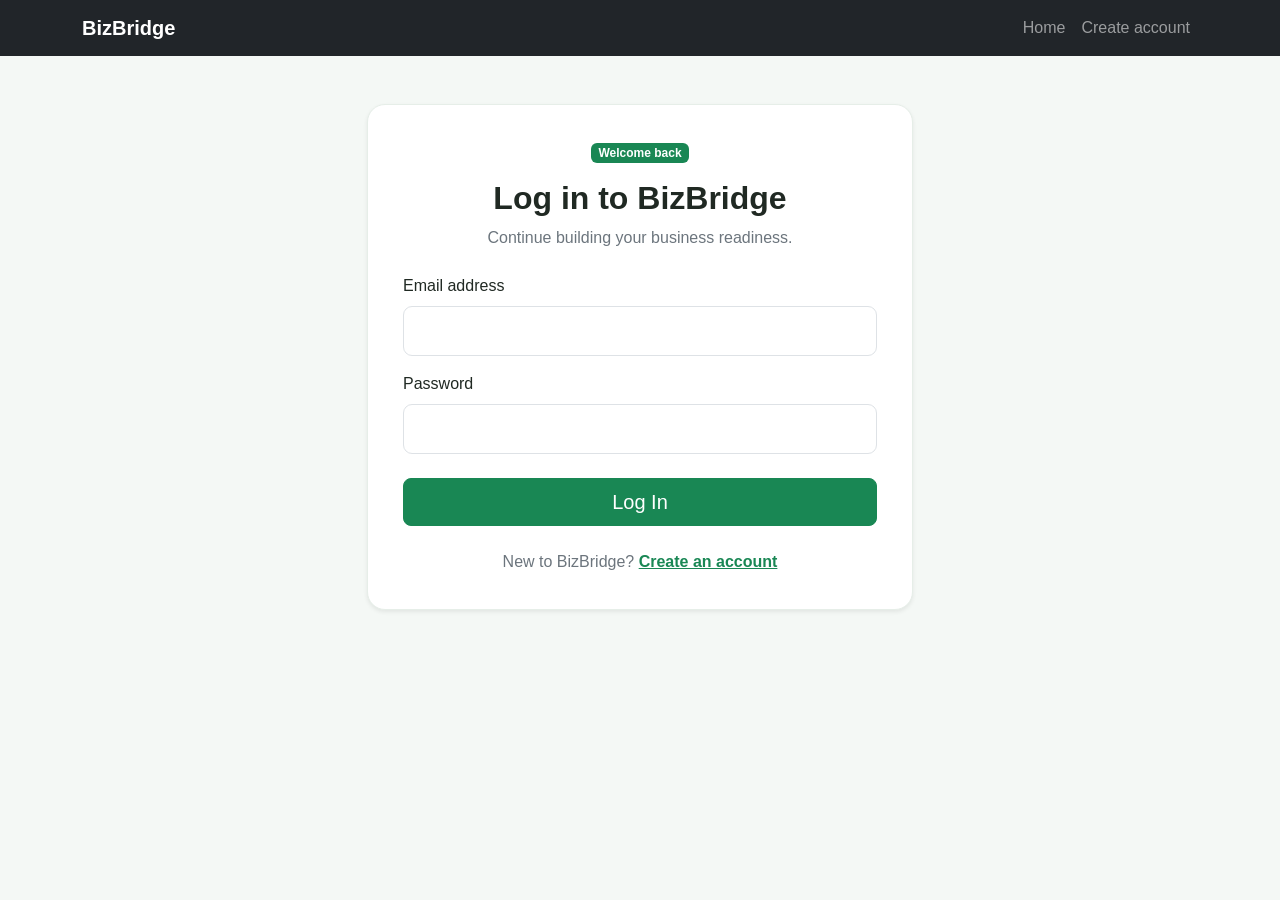
<file: BizBridge.Client/login.html>
<!DOCTYPE html>
<html lang="en">
<head>
    <meta charset="UTF-8">
    <meta name="viewport" content="width=device-width, initial-scale=1.0">

    <title>Login | BizBridge</title>

    <link
        href="https://cdn.jsdelivr.net/npm/bootstrap@5.3.3/dist/css/bootstrap.min.css"
        rel="stylesheet">
    <link rel="stylesheet" href="style.css">
</head>

<body class="auth-page">
    <nav class="navbar navbar-expand-lg navbar-dark bg-dark">
        <div class="container">
            <a class="navbar-brand fw-bold" href="index.html">BizBridge</a>

            <div class="navbar-nav ms-auto">
                <a class="nav-link" href="index.html">Home</a>
                <a class="nav-link" href="register.html">Create account</a>
            </div>
        </div>
    </nav>

    <main class="container py-5">
        <div class="row justify-content-center">
            <div class="col-md-8 col-lg-6">
                <section class="auth-card shadow-sm">
                    <div class="text-center mb-4">
                        <span class="badge text-bg-success mb-3">
                            Welcome back
                        </span>
                        <h1 class="h2 fw-bold">Log in to BizBridge</h1>
                        <p class="text-secondary">
                            Continue building your business readiness.
                        </p>
                    </div>

                    <div id="loginMessage"
                         class="alert d-none"
                         role="alert"
                         aria-live="polite"></div>

                    <form id="loginForm">
                        <div class="mb-3">
                            <label for="email" class="form-label">
                                Email address
                            </label>
                            <input
                                type="email"
                                class="form-control"
                                id="email"
                                name="email"
                                autocomplete="email"
                                required>
                        </div>

                        <div class="mb-4">
                            <label for="password" class="form-label">
                                Password
                            </label>
                            <input
                                type="password"
                                class="form-control"
                                id="password"
                                name="password"
                                autocomplete="current-password"
                                required>
                        </div>

                        <button
                            type="submit"
                            id="loginButton"
                            class="btn btn-success btn-lg w-100">
                            Log In
                        </button>
                    </form>

                    <p class="text-center text-secondary mt-4 mb-0">
                        New to BizBridge?
                        <a href="register.html" class="text-success fw-semibold">
                            Create an account
                        </a>
                    </p>
                </section>
            </div>
        </div>
    </main>

    <script src="api-config.js"></script>
    <script src="login.js"></script>
</body>
</html>
</file>
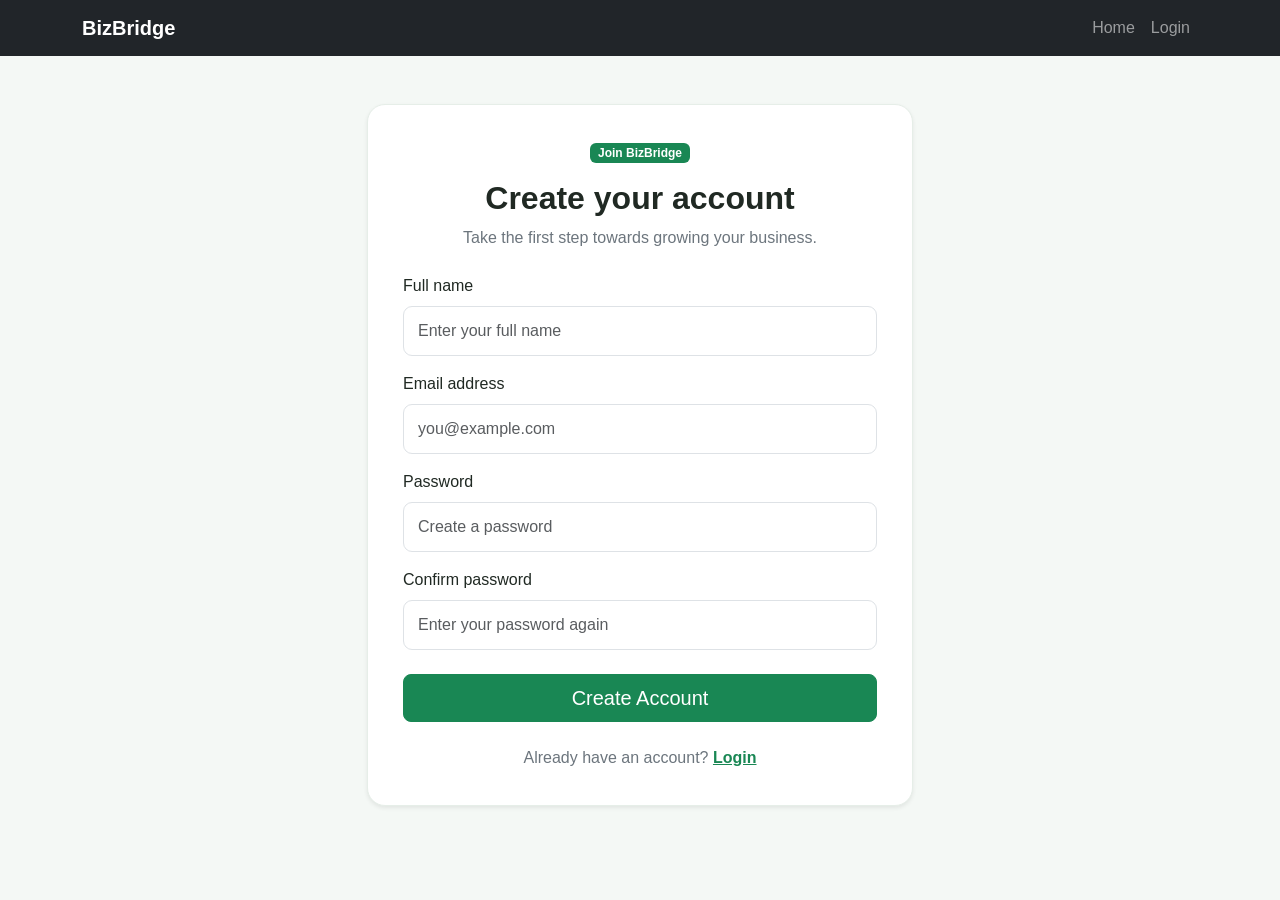
<file: BizBridge.Client/register.html>
<!DOCTYPE html>
<html lang="en">
<head>
    <meta charset="UTF-8">
    <meta name="viewport" content="width=device-width, initial-scale=1.0">

    <title>Register | BizBridge</title>

    <!-- Bootstrap 5 CSS -->
    <link
        href="https://cdn.jsdelivr.net/npm/bootstrap@5.3.3/dist/css/bootstrap.min.css"
        rel="stylesheet">

    <!-- Custom CSS -->
    <link rel="stylesheet" href="style.css">
</head>

<body class="auth-page">

    <!-- Navigation -->
    <nav class="navbar navbar-expand-lg navbar-dark bg-dark">
        <div class="container">
            <a class="navbar-brand fw-bold" href="index.html">
                BizBridge
            </a>

            <button
                class="navbar-toggler"
                type="button"
                data-bs-toggle="collapse"
                data-bs-target="#mainNavbar"
                aria-controls="mainNavbar"
                aria-expanded="false"
                aria-label="Toggle navigation">
                <span class="navbar-toggler-icon"></span>
            </button>

            <div class="collapse navbar-collapse" id="mainNavbar">
                <ul class="navbar-nav ms-auto">
                    <li class="nav-item">
                        <a class="nav-link" href="index.html">Home</a>
                    </li>

                    <li class="nav-item">
                        <a class="nav-link" href="login.html">Login</a>
                    </li>
                </ul>
            </div>
        </div>
    </nav>

    <!-- Registration Form -->
    <main class="container py-5">
        <div class="row justify-content-center">
            <div class="col-md-8 col-lg-6">

                <div class="auth-card shadow-sm">
                    <div class="text-center mb-4">
                        <span class="badge text-bg-success mb-3">
                            Join BizBridge
                        </span>

                        <h1 class="h2 fw-bold">Create your account</h1>

                        <p class="text-secondary">
                            Take the first step towards growing your business.
                        </p>
                    </div>

                    <div id="registerMessage"
                         class="alert d-none"
                         role="alert"
                         aria-live="polite"></div>

                    <form id="registerForm">
                        <div class="mb-3">
                            <label for="fullName" class="form-label">
                                Full name
                            </label>

                            <input
                                type="text"
                                class="form-control"
                                id="fullName"
                                name="fullName"
                                placeholder="Enter your full name"
                                minlength="2"
                                maxlength="100"
                                autocomplete="name"
                                required>
                        </div>

                        <div class="mb-3">
                            <label for="email" class="form-label">
                                Email address
                            </label>

                            <input
                                type="email"
                                class="form-control"
                                id="email"
                                name="email"
                                placeholder="you@example.com"
                                autocomplete="email"
                                required>
                        </div>

                        <div class="mb-3">
                            <label for="password" class="form-label">
                                Password
                            </label>

                            <input
                                type="password"
                                class="form-control"
                                id="password"
                                name="password"
                                placeholder="Create a password"
                                minlength="12"
                                maxlength="128"
                                autocomplete="new-password"
                                required>
                        </div>

                        <div class="mb-4">
                            <label for="confirmPassword" class="form-label">
                                Confirm password
                            </label>

                            <input
                                type="password"
                                class="form-control"
                                id="confirmPassword"
                                name="confirmPassword"
                                placeholder="Enter your password again"
                                minlength="12"
                                maxlength="128"
                                autocomplete="new-password"
                                required>
                        </div>

                        <button
                            type="submit"
                            id="registerButton"
                            class="btn btn-success btn-lg w-100">
                            Create Account
                        </button>
                    </form>

                    <p class="text-center text-secondary mt-4 mb-0">
                        Already have an account?
                        <a href="login.html" class="text-success fw-semibold">
                            Login
                        </a>
                    </p>
                </div>

            </div>
        </div>
    </main>

    <!-- Bootstrap JavaScript -->
    <script
        src="https://cdn.jsdelivr.net/npm/bootstrap@5.3.3/dist/js/bootstrap.bundle.min.js">
    </script>

    <script src="api-config.js"></script>

    <!-- Registration logic -->
    <script src="register.js"></script>
</body>
</html>
</file>
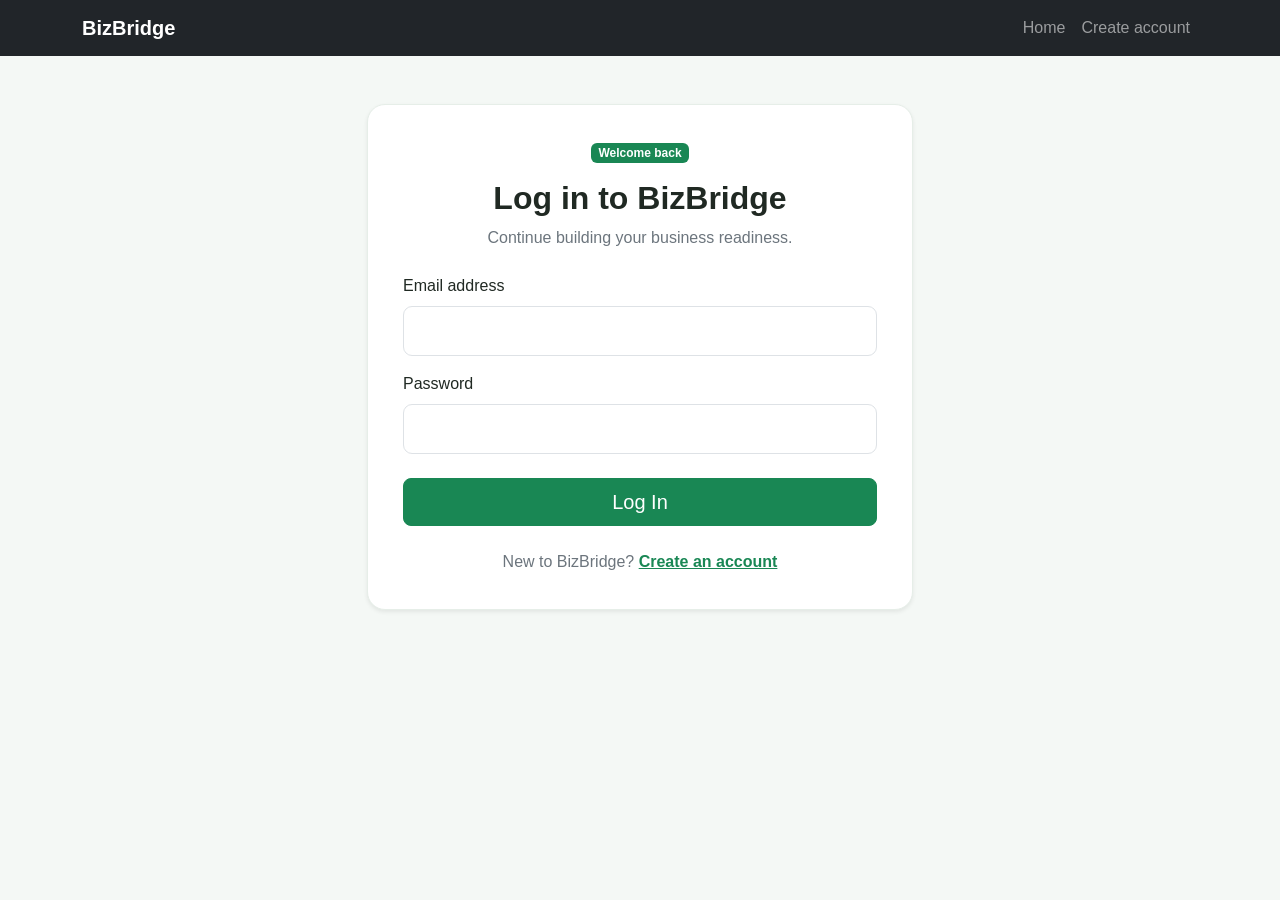
<file: BizBridge.Client/transactions.html>
<!DOCTYPE html>
<html lang="en">
<head>
    <meta charset="UTF-8">
    <meta name="viewport" content="width=device-width, initial-scale=1.0">

    <title>Transactions | BizBridge</title>

    <link
        href="https://cdn.jsdelivr.net/npm/bootstrap@5.3.3/dist/css/bootstrap.min.css"
        rel="stylesheet">

    <link rel="stylesheet" href="style.css">
</head>

<body class="transactions-page">

    <nav class="navbar navbar-expand-lg navbar-dark bg-dark">
        <div class="container">
            <a class="navbar-brand fw-bold" href="dashboard.html">
                BizBridge
            </a>

            <button
                class="navbar-toggler"
                type="button"
                data-bs-toggle="collapse"
                data-bs-target="#mainNavigation"
                aria-controls="mainNavigation"
                aria-expanded="false"
                aria-label="Toggle navigation">
                <span class="navbar-toggler-icon"></span>
            </button>

            <div class="collapse navbar-collapse" id="mainNavigation">
                <div class="navbar-nav ms-auto align-items-lg-center gap-lg-3">
                    <a class="nav-link" href="dashboard.html">Dashboard</a>

                    <a class="nav-link" href="business-profile.html">
                        Business Profile
                    </a>

                    <a class="nav-link active"
                       aria-current="page"
                       href="transactions.html">
                        Transactions
                    </a>

                    <button
                        id="logoutButton"
                        type="button"
                        class="btn btn-outline-light btn-sm ms-lg-2">
                        Logout
                    </button>
                </div>
            </div>
        </div>
    </nav>

    <main class="container py-4 py-lg-5">

        <header class="transactions-header mb-4">
            <div class="row align-items-center g-3">
                <div class="col-lg-8">
                    <p class="text-success fw-semibold mb-2">
                        FINANCIAL MANAGEMENT
                    </p>

                    <h1 class="h2 fw-bold mb-2">Transactions</h1>

                    <p class="text-secondary mb-0">
                        Record business income and expenses, manage your
                        categories, and track financial activity.
                    </p>
                </div>

                <div class="col-lg-4 text-lg-end">
                    <a href="dashboard.html"
                       class="btn btn-outline-success">
                        Back to Dashboard
                    </a>
                </div>
            </div>
        </header>

        <div
            id="pageMessage"
            class="alert d-none"
            role="alert"
            aria-live="polite">
        </div>

        <div class="row g-4">

            <div class="col-lg-5">

                <section class="transactions-card mb-4">
                    <div class="mb-3">
                        <h2 class="h5 mb-2">Create a category</h2>

                        <p class="text-secondary small mb-0">
                            Create categories that fit your business.
                            BizBridge does not supply predefined categories.
                        </p>
                    </div>

                    <form id="categoryForm">
                        <div class="mb-3">
                            <label for="categoryName" class="form-label">
                                Category name
                            </label>

                            <input
                                type="text"
                                class="form-control"
                                id="categoryName"
                                name="categoryName"
                                minlength="2"
                                maxlength="80"
                                placeholder="e.g. Product sales"
                                autocomplete="off"
                                required>
                        </div>

                        <div class="mb-3">
                            <label for="categoryType" class="form-label">
                                Category type
                            </label>

                            <select
                                class="form-select"
                                id="categoryType"
                                name="categoryType"
                                required>
                                <option value="Income">Income</option>
                                <option value="Expense">Expense</option>
                            </select>
                        </div>

                        <button
                            id="createCategoryButton"
                            type="submit"
                            class="btn btn-outline-success w-100">
                            Create Category
                        </button>
                    </form>
                </section>

                <section class="transactions-card">
                    <div class="mb-3">
                        <h2 class="h5 mb-2">Record a transaction</h2>

                        <p class="text-secondary small mb-0">
                            Select one of your categories and enter
                            the transaction details.
                        </p>
                    </div>

                    <form id="transactionForm">
                        <div class="mb-3">
                            <label for="transactionCategory" class="form-label">
                                Category
                            </label>

                            <select
                                class="form-select"
                                id="transactionCategory"
                                name="categoryID"
                                required>
                                <option value="">
                                    Loading your categories...
                                </option>
                            </select>

                            <div class="form-text">
                                Income or expense type is determined
                                by the category you select.
                            </div>
                        </div>

                        <div class="mb-3">
                            <label for="transactionAmount" class="form-label">
                                Amount (R)
                            </label>

                            <input
                                type="number"
                                class="form-control"
                                id="transactionAmount"
                                name="amount"
                                min="0.01"
                                max="9999999999.99"
                                step="0.01"
                                placeholder="0.00"
                                required>
                        </div>

                        <div class="mb-3">
                            <label for="transactionDate" class="form-label">
                                Transaction date
                            </label>

                            <input
                                type="date"
                                class="form-control"
                                id="transactionDate"
                                name="transactionDate"
                                required>
                        </div>

                        <div class="mb-3">
                            <label for="transactionDescription" class="form-label">
                                Description
                                <span class="text-secondary fw-normal">
                                    (optional)
                                </span>
                            </label>

                            <textarea
                                class="form-control"
                                id="transactionDescription"
                                name="description"
                                rows="3"
                                maxlength="500"
                                placeholder="What was this transaction for?"></textarea>
                        </div>

                        <div class="mb-3">
                            <label for="paymentReference" class="form-label">
                                Payment reference
                                <span class="text-secondary fw-normal">
                                    (optional)
                                </span>
                            </label>

                            <input
                                type="text"
                                class="form-control"
                                id="paymentReference"
                                name="paymentReference"
                                maxlength="150"
                                placeholder="e.g. EFT reference">
                        </div>

                        <button
                            id="saveTransactionButton"
                            type="submit"
                            class="btn btn-primary w-100"
                            disabled>
                            Save Transaction
                        </button>
                    </form>
                </section>
            </div>

            <div class="col-lg-7">
                <section class="transactions-card">

                    <div class="d-flex flex-wrap justify-content-between
                                align-items-start gap-3 mb-4">
                        <div>
                            <h2 class="h5 mb-1">Transaction history</h2>

                            <p class="text-secondary small mb-0">
                                Review the transactions recorded
                                for your business.
                            </p>
                        </div>

                        <button
                            id="refreshTransactionsButton"
                            type="button"
                            class="btn btn-outline-success btn-sm">
                            Refresh
                        </button>
                    </div>

                    <div class="mb-3">
                        <label for="transactionFilter" class="form-label">
                            Filter transactions
                        </label>

                        <select id="transactionFilter" class="form-select">
                            <option value="All">All transactions</option>
                            <option value="Income">Income only</option>
                            <option value="Expense">Expenses only</option>
                        </select>
                    </div>

                    <div
                        id="transactionCount"
                        class="text-secondary small mb-3"
                        aria-live="polite">
                        Loading transactions...
                    </div>

                    <div class="transactions-table-wrapper">
                        <table class="table table-hover transactions-table">
                            <thead>
                                <tr>
                                    <th scope="col">Date</th>
                                    <th scope="col">Category</th>
                                    <th scope="col">Description</th>
                                    <th scope="col">Type</th>
                                    <th scope="col" class="text-end">Amount</th>
                                    <th scope="col" class="text-end">Actions</th>
                                </tr>
                            </thead>

                            <tbody id="transactionsTableBody">
                                <tr>
                                    <td colspan="6"
                                        class="transactions-empty-state">
                                        Loading transactions...
                                    </td>
                                </tr>
                            </tbody>
                        </table>
                    </div>

                    <p class="text-secondary small mt-3 mb-0">
                        Only delete a transaction when you are sure it
                        should be removed from your business records.
                    </p>
                </section>
            </div>
        </div>
    </main>

    <script src="api-config.js"></script>
    <script src="transactions.js"></script>

    <script
        src="https://cdn.jsdelivr.net/npm/bootstrap@5.3.3/dist/js/bootstrap.bundle.min.js">
    </script>
</body>
</html>
</file>
<file: BizBridge.Client/style.css>
:root {
    --bizbridge-green: #198754;
    --bizbridge-light: #f4f8f5;
    --bizbridge-text: #202923;
}

body {
    font-family: Arial, Helvetica, sans-serif;
    color: var(--bizbridge-text);
    margin: 0;
}

.hero-section {
    background:
        radial-gradient(circle at 85% 20%, #d8f3e2 0, transparent 35%),
        linear-gradient(135deg, #ffffff, var(--bizbridge-light));
}

.min-vh-75 {
    min-height: 75vh;
}

.growth-card {
    background: #ffffff;
    border: 1px solid #e6eee8;
    border-radius: 20px;
    padding: 28px;
}

.growth-icon {
    display: grid;
    place-items: center;
    width: 48px;
    height: 48px;
    border-radius: 14px;
    background: #e2f5e9;
    color: var(--bizbridge-green);
    font-size: 28px;
    font-weight: bold;
}

.feature-mini {
    display: flex;
    gap: 14px;
    align-items: flex-start;
    padding: 16px 0;
}

.mini-icon,
.feature-icon {
    display: grid;
    place-items: center;
    flex-shrink: 0;
    width: 46px;
    height: 46px;
    border-radius: 12px;
    background: #e2f5e9;
    color: var(--bizbridge-green);
    font-weight: bold;
    font-size: 20px;
}

.feature-card {
    padding: 25px;
    border: 1px solid #e8eee9;
    border-radius: 16px;
    background: #ffffff;
    transition: transform 0.2s ease, box-shadow 0.2s ease;
}

.feature-card:hover {
    transform: translateY(-5px);
    box-shadow: 0 12px 28px rgba(20, 60, 35, 0.08);
}

.about-section {
    background: var(--bizbridge-light);
}

.about-text {
    max-width: 650px;
    line-height: 1.8;
}

@media (max-width: 576px) {
    .hero-section h1 {
        font-size: 2.5rem;
    }

    .growth-card {
        padding: 20px;
    }
}

/* Authentication pages */
.auth-page {
    min-height: 100vh;
    background: #f4f8f5;
}

.auth-card {
    background: #ffffff;
    border: 1px solid #e6eee8;
    border-radius: 18px;
    padding: 35px;
}

.auth-card .form-control {
    padding: 12px 14px;
    border-radius: 9px;
}

.auth-card .form-control:focus {
    border-color: #198754;
    box-shadow: 0 0 0 0.2rem rgba(25, 135, 84, 0.15);
}

@media (max-width: 576px) {
    .auth-card {
        padding: 24px;
    }
}

.summary-box {
    background: #f9fbfa;
    border: 1px solid #e7efe9;
    border-radius: 12px;
    padding: 18px 20px;
}

.readiness-check {
    padding: 14px 12px 14px 2rem;
    border-bottom: 1px solid #e7efe9;
}

.readiness-check:last-child {
    border-bottom: 0;
}

.readiness-check .form-check-input {
    margin-top: 0.35rem;
}

.readiness-check .form-check-input:disabled {
    opacity: 0.8;
}

.cash-flow-row {
    display: grid;
    grid-template-columns: 3.5rem minmax(3rem, 1fr) minmax(6rem, auto);
    align-items: center;
    gap: 10px;
    margin-bottom: 12px;
}

.cash-flow-track {
    height: 12px;
    overflow: hidden;
    border-radius: 8px;
    background: #edf1ee;
}

.cash-flow-fill {
    height: 100%;
    border-radius: inherit;
}

.cash-flow-positive {
    background: var(--bizbridge-green);
}

.cash-flow-negative {
    background: #dc3545;
}

.cash-flow-row > span:last-child {
    text-align: right;
}


/* ========================================
   Transactions Page
======================================== */

.transactions-page {
    min-height: 100vh;
    background: var(--bizbridge-light);
}

.transactions-header {
    background:
        radial-gradient(circle at 90% 10%, #d8f3e2 0, transparent 35%),
        #ffffff;
    border: 1px solid #e6eee8;
    border-radius: 18px;
    padding: 28px;
}

.transactions-card {
    background: #ffffff;
    border: 1px solid #e6eee8;
    border-radius: 16px;
    padding: 24px;
    box-shadow: 0 4px 16px rgba(20, 60, 35, 0.04);
}

.transactions-card h2 {
    color: var(--bizbridge-text);
    font-weight: 700;
}

.transactions-card .form-label {
    font-weight: 600;
    color: var(--bizbridge-text);
}

.transactions-card .form-control,
.transactions-card .form-select {
    border-radius: 9px;
    padding: 10px 12px;
}

.transactions-card .form-control:focus,
.transactions-card .form-select:focus {
    border-color: var(--bizbridge-green);
    box-shadow: 0 0 0 0.2rem rgba(25, 135, 84, 0.15);
}

.transactions-card .btn-primary {
    background: var(--bizbridge-green);
    border-color: var(--bizbridge-green);
}

.transactions-card .btn-primary:hover {
    background: #146c43;
    border-color: #146c43;
}

.transactions-table-wrapper {
    width: 100%;
    overflow-x: auto;
}

.transactions-table {
    margin-bottom: 0;
    vertical-align: middle;
}

.transactions-table thead th {
    background: #f4f8f5;
    color: var(--bizbridge-text);
    font-size: 0.875rem;
    white-space: nowrap;
}

.transactions-table td {
    padding-top: 14px;
    padding-bottom: 14px;
}

.transaction-amount-income {
    color: var(--bizbridge-green);
    font-weight: 700;
    white-space: nowrap;
}

.transaction-amount-expense {
    color: #dc3545;
    font-weight: 700;
    white-space: nowrap;
}

.transaction-type-badge {
    display: inline-block;
    padding: 5px 10px;
    border-radius: 20px;
    font-size: 0.75rem;
    font-weight: 700;
}

.transaction-type-income {
    background: #e2f5e9;
    color: #146c43;
}

.transaction-type-expense {
    background: #fce8e8;
    color: #b02a37;
}

.transactions-empty-state {
    padding: 32px 16px;
    text-align: center;
    color: #6c757d;
}

#pageMessage {
    border-radius: 10px;
}

@media (max-width: 768px) {
    .transactions-header {
        padding: 20px;
    }

    .transactions-card {
        padding: 18px;
    }

    .transactions-header h1 {
        font-size: 1.7rem;
    }
}

@media (max-width: 576px) {
    .transactions-card {
        padding: 15px;
    }
}


/* BizBridge API-driven Explore listings */

.explore-business-grid {
    display: grid;
    grid-template-columns: repeat(auto-fit, minmax(240px, 1fr));
    gap: 1.25rem;
}

.explore-business-card {
    min-width: 0;
    overflow: hidden;
    border: 1px solid #e5e7eb;
    border-radius: 14px;
    background: #fff;
    box-shadow: 0 3px 12px rgba(0, 0, 0, 0.04);
}

.explore-business-card-image {
    display: flex;
    width: 100%;
    height: 180px;
    padding: 0;
    overflow: hidden;
    align-items: center;
    justify-content: center;
    border: 0;
    background: #f3f4f6;
}

.explore-business-card-image img,
.explore-business-card-image .business-image-placeholder {
    width: 100%;
    height: 100%;
    object-fit: cover;
}

.business-image-placeholder {
    display: flex;
    align-items: center;
    justify-content: center;
    background: #e8eefc;
    color: #2346a0;
    font-size: 1.4rem;
    font-weight: 700;
}

.explore-business-card-body {
    padding: 1rem;
}

.explore-business-card-body h3 {
    margin: 0.6rem 0;
    font-size: 1.15rem;
}

.explore-business-title {
    padding: 0;
    border: 0;
    background: none;
    color: inherit;
    font: inherit;
    font-weight: 700;
    text-align: left;
}

.explore-business-title:hover {
    color: #3157c8;
}

.explore-category-badge {
    display: inline-block;
    padding: 0.3rem 0.65rem;
    border-radius: 999px;
    background: #eef2ff;
    color: #3149a5;
    font-size: 0.8rem;
    font-weight: 600;
}

.explore-business-location {
    margin-bottom: 0.65rem;
    color: #6b7280;
    font-size: 0.9rem;
}

.explore-business-description {
    display: -webkit-box;
    overflow: hidden;
    min-height: 3.5rem;
    margin-bottom: 1rem;
    color: #4b5563;
    line-height: 1.5;
    -webkit-box-orient: vertical;
    -webkit-line-clamp: 3;
}

.explore-business-story,
.explore-featured-business {
    display: flex;
    align-items: center;
    gap: 0.7rem;
    padding: 0.5rem;
    border: 0;
    background: transparent;
    color: inherit;
    text-align: left;
    cursor: pointer;
}

.explore-business-story {
    flex-direction: column;
    width: 90px;
    flex-shrink: 0;
}

.explore-story-image {
    display: block;
    width: 64px;
    height: 64px;
    overflow: hidden;
    border: 2px solid #dbe4ff;
    border-radius: 50%;
}

.explore-story-image img,
.explore-story-image .business-image-placeholder {
    width: 100%;
    height: 100%;
    object-fit: cover;
}

.explore-story-name {
    width: 100%;
    overflow: hidden;
    font-size: 0.78rem;
    text-align: center;
    text-overflow: ellipsis;
    white-space: nowrap;
}

.explore-featured-business {
    width: 100%;
    border-radius: 10px;
}

.explore-featured-business:hover,
.explore-business-story:hover {
    background: #f8faff;
}

.explore-featured-image {
    width: 52px;
    height: 52px;
    flex-shrink: 0;
    overflow: hidden;
    border-radius: 10px;
}

.explore-featured-image img,
.explore-featured-image .business-image-placeholder {
    width: 100%;
    height: 100%;
    object-fit: cover;
}

.explore-featured-details {
    display: flex;
    min-width: 0;
    flex-direction: column;
    gap: 0.15rem;
}

.explore-featured-details strong,
.explore-featured-details small {
    overflow: hidden;
    text-overflow: ellipsis;
    white-space: nowrap;
}

.explore-featured-details small {
    color: #6b7280;
}

.explore-loading,
.explore-error,
.explore-empty-state {
    padding: 2rem 1rem;
    text-align: center;
}

.explore-error {
    border: 1px solid #fecaca;
    border-radius: 12px;
    background: #fff7f7;
}

.explore-spinner {
    display: inline-block;
    width: 28px;
    height: 28px;
    border: 3px solid #dbe4ff;
    border-top-color: #3157c8;
    border-radius: 50%;
    animation: explore-spin 0.8s linear infinite;
}

@keyframes explore-spin {
    to {
        transform: rotate(360deg);
    }
}

.explore-profile-image {
    width: 100%;
    max-height: 260px;
    margin-bottom: 1rem;
    overflow: hidden;
    border-radius: 12px;
}

.explore-profile-image img,
.explore-profile-image .business-image-placeholder {
    display: flex;
    width: 100%;
    max-height: 260px;
    min-height: 160px;
    object-fit: cover;
}

.explore-profile-contact {
    display: flex;
    flex-wrap: wrap;
    gap: 0.65rem;
    margin: 1.25rem 0;
}

@media (max-width: 576px) {
    .explore-business-grid {
        grid-template-columns: 1fr;
    }

    .explore-business-card-image {
        height: 200px;
    }
}

@media (prefers-reduced-motion: reduce) {
    .explore-spinner {
        animation: none;
    }
}
</file>
<file: BizBridge.Client/explore.css>
.explore-page {
    --explore-ink: #19352c;
    --explore-muted: #75847d;
    --explore-line: #e8eee9;
    --explore-paper: #fff;
    --explore-canvas: #f7f9f6;
    --explore-green: #20845d;
    --explore-green-dark: #176849;
    --explore-mint: #e8f5ed;
    --explore-orange: #f2a35f;
    min-height: 100vh;
    background: var(--explore-canvas);
    color: var(--explore-ink);
    font-family: Inter, "Segoe UI", Arial, sans-serif;
}

.explore-page * {
    box-sizing: border-box;
}

.explore-product-image {
    display: block;
    width: 100%;
    height: 155px;
    object-fit: cover;
}

.explore-page a {
    color: inherit;
    text-decoration: none;
}

.explore-topbar {
    position: sticky;
    z-index: 20;
    top: 0;
    display: grid;
    grid-template-columns: 235px minmax(240px, 530px) 1fr;
    align-items: center;
    gap: 30px;
    height: 74px;
    padding: 0 max(32px, calc((100vw - 1440px) / 2));
    border-bottom: 1px solid var(--explore-line);
    background: rgba(255, 255, 255, 0.96);
    backdrop-filter: blur(14px);
}

.explore-brand {
    display: inline-flex;
    align-items: center;
    gap: 10px;
    width: fit-content;
    color: var(--explore-ink);
    font-size: 1.28rem;
    font-weight: 800;
    letter-spacing: -0.07em;
}

.explore-brand-mark {
    display: grid;
    grid-template-columns: repeat(2, 8px);
    gap: 3px;
    transform: rotate(-8deg);
}

.explore-brand-mark span {
    width: 8px;
    height: 8px;
    border-radius: 3px;
    background: var(--explore-green);
}

.explore-brand-mark span:nth-child(2),
.explore-brand-mark span:nth-child(3) {
    background: #f3a261;
}

.explore-search {
    display: flex;
    align-items: center;
    gap: 11px;
    height: 44px;
    padding: 0 12px 0 15px;
    border: 1px solid #e9eeea;
    border-radius: 13px;
    background: #f7f9f7;
    color: #829087;
}

.explore-search:focus-within {
    border-color: #a9d3b9;
    background: #fff;
    box-shadow: 0 0 0 3px rgba(32, 132, 93, 0.09);
}

.search-symbol {
    font-size: 1.55rem;
    line-height: 1;
}

.explore-search input {
    min-width: 0;
    width: 100%;
    border: 0;
    outline: 0;
    background: transparent;
    color: var(--explore-ink);
    font-size: 0.86rem;
}

.explore-search input::placeholder {
    color: #94a098;
}

.explore-search kbd {
    padding: 2px 6px;
    border: 1px solid #e4e9e5;
    border-radius: 5px;
    background: white;
    color: #99a39d;
    font-family: inherit;
    font-size: 0.7rem;
}

.explore-account-actions {
    display: flex;
    justify-content: flex-end;
    align-items: center;
    gap: 19px;
    white-space: nowrap;
    font-size: 0.84rem;
    font-weight: 650;
}

.explore-location {
    color: #718078;
    font-weight: 500;
}

.explore-location span {
    margin-right: 5px;
    color: var(--explore-green);
    font-size: 1.1rem;
}

.explore-login-link:hover,
.dialog-secondary-link:hover,
.explore-logout-button:hover {
    color: var(--explore-green);
}

.explore-logout-button {
    padding: 0;
    border: 0;
    background: transparent;
    color: #19352c;
    cursor: pointer;
    font: inherit;
    font-weight: 650;
}

.explore-logout-button[hidden] {
    display: none;
}

.explore-join-button {
    display: inline-flex;
    justify-content: center;
    align-items: center;
    min-height: 40px;
    padding: 0 17px;
    border: 0;
    border-radius: 10px;
    background: var(--explore-green);
    color: #fff !important;
    font-size: 0.82rem;
    font-weight: 700;
    transition: background 150ms ease, transform 150ms ease;
}

.explore-join-button:hover {
    transform: translateY(-1px);
    background: var(--explore-green-dark);
}

.explore-layout {
    display: grid;
    grid-template-columns: 220px minmax(400px, 650px) 292px;
    justify-content: center;
    align-items: start;
    gap: 38px;
    max-width: 1440px;
    margin: 0 auto;
    padding: 30px 32px 60px;
}

.explore-sidebar,
.explore-rightbar {
    position: sticky;
    top: 100px;
}

.explore-sidebar {
    padding: 10px 0;
}

.sidebar-label {
    margin: 7px 0 12px 12px;
    color: #98a39c;
    font-size: 0.64rem;
    font-weight: 800;
    letter-spacing: 0.11em;
}

.sidebar-label-spaced {
    margin-top: 28px;
}

.explore-nav {
    display: grid;
    gap: 5px;
}

.explore-nav-link {
    display: flex;
    align-items: center;
    gap: 13px;
    width: 100%;
    min-height: 43px;
    padding: 0 12px;
    border: 0;
    border-radius: 10px;
    background: transparent;
    color: #68786f;
    cursor: pointer;
    font: inherit;
    font-size: 0.86rem;
    text-align: left;
    transition: background 150ms ease, color 150ms ease;
}

.explore-nav-link > span {
    width: 19px;
    color: #839189;
    font-size: 1.14rem;
    text-align: center;
}

.explore-nav-link:hover {
    background: #eef4ef;
    color: var(--explore-ink);
}

.explore-nav-link.is-active {
    background: #e8f4ec;
    color: var(--explore-green-dark);
    font-weight: 750;
}

.explore-nav-link.is-active > span {
    color: var(--explore-green);
}

.sidebar-footnote {
    margin: 23px 9px 0;
    color: #a0aaa3;
    font-size: 0.68rem;
    line-height: 1.6;
}

.explore-main {
    min-width: 0;
}

.explore-heading {
    display: flex;
    justify-content: space-between;
    align-items: flex-end;
    gap: 18px;
    padding: 9px 0 20px;
}

.eyebrow-line,
.panel-overline {
    color: #88968e;
    font-size: 0.63rem;
    font-weight: 800;
    letter-spacing: 0.1em;
}

.eyebrow-line {
    display: flex;
    align-items: center;
    gap: 7px;
    margin-bottom: 11px;
}

.eyebrow-dot,
.feed-live-indicator > span {
    width: 7px;
    height: 7px;
    border-radius: 50%;
    background: var(--explore-green);
}

.explore-heading h1 {
    margin: 0;
    color: var(--explore-ink);
    font-size: clamp(1.8rem, 3vw, 2.55rem);
    font-weight: 780;
    letter-spacing: -0.065em;
    line-height: 1.1;
}

.explore-heading h1 span {
    color: var(--explore-green);
}

.explore-heading > div > p {
    max-width: 430px;
    margin: 11px 0 0;
    color: #77857d;
    font-size: 0.9rem;
    line-height: 1.55;
}

.creator-link {
    display: inline-flex;
    flex: 0 0 auto;
    align-items: center;
    gap: 7px;
    padding: 10px 12px;
    border: 1px solid #dce8df;
    border-radius: 10px;
    background: #fff;
    color: var(--explore-green-dark) !important;
    font-size: 0.72rem;
    font-weight: 700;
    transition: border-color 150ms ease, background 150ms ease;
}

.creator-link:hover {
    border-color: #b8d9c3;
    background: #f8fcf9;
}

.creator-link > span:first-child {
    display: grid;
    place-items: center;
    width: 18px;
    height: 18px;
    border-radius: 6px;
    background: var(--explore-mint);
    font-size: 1rem;
}

.preview-note {
    display: flex;
    align-items: center;
    gap: 9px;
    margin: 0 0 23px;
    padding: 9px 12px;
    border: 1px solid #f3e6d8;
    border-radius: 9px;
    background: #fffaf4;
    color: #92704f;
    font-size: 0.72rem;
}

.preview-note span {
    color: #d28d4e;
    font-size: 0.92rem;
}

.section-kicker-row,
.feed-title-row {
    display: flex;
    justify-content: space-between;
    align-items: center;
}

.section-kicker-row h2,
.feed-title-row h2 {
    margin: 0;
    font-size: 0.98rem;
    font-weight: 760;
    letter-spacing: -0.035em;
}

.business-tools {
    margin: 0 0 24px;
    padding: 17px;
    border: 1px solid var(--explore-line);
    border-radius: 15px;
    background: #fff;
}

.business-tools-grid {
    display: grid;
    grid-template-columns: repeat(2, minmax(0, 1fr));
    gap: 12px;
    margin-top: 13px;
}

.business-tool-card {
    display: grid;
    gap: 8px;
    padding: 14px;
    border: 1px solid #edf1ed;
    border-radius: 11px;
    background: #fbfcfb;
}

.business-tool-card h3 {
    margin: 0 0 3px;
    font-size: 0.88rem;
    font-weight: 750;
}

.business-tool-card label,
#enquiryForm label {
    color: #617168;
    font-size: 0.68rem;
    font-weight: 700;
}

.business-tool-card input,
.business-tool-card textarea,
#enquiryForm textarea {
    width: 100%;
    min-width: 0;
    padding: 9px 10px;
    border: 1px solid #dfe8e1;
    border-radius: 8px;
    background: #fff;
    color: var(--explore-ink);
    font: inherit;
    font-size: 0.72rem;
}

.business-tool-card input:focus,
.business-tool-card textarea:focus,
#enquiryForm textarea:focus {
    border-color: #a9d3b9;
    outline: 3px solid rgba(32, 132, 93, 0.09);
}

.business-tool-card .btn {
    justify-self: start;
    margin-top: 3px;
    font-size: 0.72rem;
}

.business-update-badge {
    display: inline-flex;
    align-items: center;
    width: fit-content;
    padding: 5px 7px;
    border-radius: 6px;
    background: #eaf4ed;
    color: var(--explore-green-dark);
    font-size: 0.55rem;
    font-weight: 800;
    letter-spacing: 0.045em;
    white-space: nowrap;
}

.business-update-card {
    overflow: hidden;
}

.business-update-card .feed-card-header {
    padding-bottom: 12px;
}

.business-avatar-placeholder {
    display: grid;
    place-items: center;
    color: var(--explore-green-dark);
    font-size: 0.72rem;
    font-weight: 800;
}

.business-update-card .business-meta > strong {
    color: var(--explore-ink);
    font-size: 0.8rem;
    font-weight: 750;
}

.business-update-card .feed-card-foot {
    margin: 0;
}

.enquiry-inbox-item {
    margin-top: 10px;
    padding: 12px;
    border: 1px solid var(--explore-line);
    border-radius: 10px;
    background: #fff;
}

.enquiry-inbox-heading,
.enquiry-inbox-actions {
    display: flex;
    justify-content: space-between;
    align-items: center;
    gap: 8px;
}

.enquiry-inbox-heading {
    color: var(--explore-ink);
    font-size: 0.77rem;
}

.enquiry-inbox-heading span,
.enquiry-inbox-item > small {
    color: var(--explore-muted);
    font-size: 0.64rem;
}

.enquiry-inbox-item > p {
    margin: 8px 0;
    color: #58685e;
    font-size: 0.72rem;
    white-space: pre-wrap;
}

.enquiry-inbox-actions {
    justify-content: flex-start;
    margin-top: 9px;
}

.business-response {
    margin-top: 10px;
    padding: 10px;
    border-radius: 8px;
    background: #f1f7f2;
}

.business-response strong,
.business-response-form label {
    color: #476b52;
    font-size: 0.68rem;
    font-weight: 750;
}

.business-response p {
    margin: 5px 0;
    color: #52665a;
    font-size: 0.72rem;
    white-space: pre-wrap;
}

.business-response-form {
    display: grid;
    justify-items: start;
    gap: 7px;
    margin-top: 12px;
}

.business-response-form textarea {
    width: 100%;
    padding: 9px 10px;
    border: 1px solid #dfe8e1;
    border-radius: 8px;
    color: var(--explore-ink);
    font: inherit;
    font-size: 0.72rem;
}

.business-response-form textarea:focus {
    border-color: #a9d3b9;
    outline: 3px solid rgba(32, 132, 93, 0.09);
}

.explore-card-actions {
    display: flex;
    flex-wrap: wrap;
    gap: 7px;
    margin: 10px 0;
}

.explore-card-actions .btn {
    padding: 6px 9px;
    font-size: 0.68rem;
}

.product-save-button {
    margin-top: 10px;
}

.feed-title-row {
    align-items: flex-end;
    padding: 1px 1px 13px;
}

.feed-title-row h2 {
    font-size: 1.16rem;
}

.feed-title-row p {
    margin: 5px 0 0;
    color: #87938c;
    font-size: 0.74rem;
}

.feed-live-indicator {
    display: inline-flex;
    align-items: center;
    gap: 6px;
    margin-bottom: 3px;
    color: #89958d;
    font-size: 0.56rem;
    font-weight: 800;
    letter-spacing: 0.07em;
}

.feed-live-indicator > span {
    width: 6px;
    height: 6px;
    background: #f0a25e;
}

.feed-controls {
    display: flex;
    justify-content: space-between;
    align-items: center;
    gap: 10px;
    margin-bottom: 14px;
    padding: 5px;
    border: 1px solid var(--explore-line);
    border-radius: 12px;
    background: #fff;
}

.feed-location-filters {
    display: flex;
    align-items: center;
    gap: 10px;
    margin: -3px 0 13px;
}

.feed-location-label {
    flex: 0 0 auto;
    color: #7b8980;
    font-size: 0.67rem;
    font-weight: 700;
}

.location-filter-buttons {
    display: flex;
    flex-wrap: wrap;
    gap: 6px;
}

.location-filter-buttons button {
    padding: 5px 8px;
    border: 1px solid #e4ebe5;
    border-radius: 7px;
    background: #fff;
    color: #6c7a71;
    cursor: pointer;
    font: inherit;
    font-size: 0.63rem;
    transition: background 150ms ease, border-color 150ms ease, color 150ms ease;
}

.location-filter-buttons button:hover,
.location-filter-buttons button.is-active {
    border-color: #cfe3d4;
    background: #eff6f0;
    color: var(--explore-green-dark);
}

.location-filter-buttons button:focus-visible {
    outline: 3px solid rgba(32, 132, 93, 0.2);
    outline-offset: 2px;
}

.feed-tabs {
    display: flex;
    align-items: center;
    gap: 2px;
}

.feed-tab {
    padding: 8px 12px;
    border: 0;
    border-radius: 8px;
    background: transparent;
    color: #7d8b82;
    cursor: pointer;
    font: inherit;
    font-size: 0.73rem;
    font-weight: 650;
    white-space: nowrap;
}

.feed-tab:hover {
    color: var(--explore-green-dark);
}

.feed-tab.is-active {
    background: #eaf4ed;
    color: var(--explore-green-dark);
    font-weight: 750;
}

.category-select-wrap {
    position: relative;
    display: flex;
    flex: 0 0 auto;
    align-items: center;
    color: #6f7e75;
}

.category-select-wrap select {
    max-width: 140px;
    padding: 8px 23px 8px 8px;
    border: 0;
    outline: none;
    appearance: none;
    background: transparent;
    color: inherit;
    cursor: pointer;
    font: inherit;
    font-size: 0.69rem;
}

.category-select-wrap > span {
    position: absolute;
    right: 7px;
    pointer-events: none;
}

.feed-message {
    display: none;
    margin: 0 0 12px;
    padding: 9px 12px;
    border-radius: 8px;
    background: #edf6ef;
    color: #47745a;
    font-size: 0.74rem;
}

.feed-message:not(:empty) {
    display: block;
}

.explore-feed {
    display: grid;
    gap: 14px;
}

.explore-product-grid {
    display: grid;
    grid-template-columns: repeat(2, minmax(0, 1fr));
    gap: 14px;
}

.explore-product-card {
    overflow: hidden;
    border: 1px solid var(--explore-line);
    border-radius: 14px;
    background: #fff;
    box-shadow: 0 3px 12px rgba(27, 58, 42, 0.025);
}

.product-image-placeholder {
    position: relative;
    display: grid;
    place-items: center;
    min-height: 155px;
    background:
        radial-gradient(circle at 75% 25%, rgba(255, 255, 255, 0.65), transparent 25%),
        linear-gradient(135deg, #e8f3e9, #c5dfcc);
    color: var(--explore-green-dark);
}

.product-image-placeholder > span:first-child {
    display: grid;
    place-items: center;
    width: 66px;
    height: 66px;
    border: 1px solid rgba(255, 255, 255, 0.8);
    border-radius: 22px;
    background: rgba(255, 255, 255, 0.78);
    font-family: Georgia, "Times New Roman", serif;
    font-size: 2rem;
    font-weight: 700;
    box-shadow: 0 8px 25px rgba(27, 58, 42, 0.08);
}

.explore-product-card-body {
    padding: 13px;
}

.explore-product-card-body h3 {
    margin: 9px 0 3px;
    color: var(--explore-ink);
    font-size: 0.9rem;
    font-weight: 750;
}

.explore-product-business,
.explore-product-description {
    margin: 0;
    color: #819087;
    font-size: 0.67rem;
    line-height: 1.5;
}

.explore-product-description {
    min-height: 2.9em;
    margin-top: 7px;
}

.explore-product-card-footer {
    display: flex;
    flex-wrap: wrap;
    justify-content: space-between;
    align-items: center;
    gap: 8px;
    margin-top: 13px;
}

.explore-product-card-footer > strong {
    color: var(--explore-green-dark);
    font-size: 0.9rem;
}

.explore-product-card-footer .product-availability {
    margin: 0;
}

.explore-product-card .product-request-button {
    width: auto;
    min-height: 34px;
    margin: 0;
    padding: 0 12px;
}

.explore-product-business-link {
    padding: 0;
    margin: 10px 0 0;
    font-size: 0.68rem;
}

.explore-inline-error {
    padding: 10px 12px;
    border: 1px solid #f1ddc9;
    border-radius: 9px;
    background: #fff9f3;
    color: #835d3e;
    font-size: 0.7rem;
}

.feed-card {
    overflow: hidden;
    border: 1px solid var(--explore-line);
    border-radius: 15px;
    background: #fff;
    box-shadow: 0 3px 12px rgba(27, 58, 42, 0.025);
}

.feed-card-header {
    display: flex;
    align-items: center;
    gap: 10px;
    padding: 14px 16px 11px;
}

.business-avatar {
    flex: 0 0 auto;
    width: 38px;
    height: 38px;
    border: 1px solid #edf0ed;
    border-radius: 50%;
    object-fit: cover;
    background: #edf4ee;
}

.business-meta {
    min-width: 0;
    flex: 1;
}

.business-name-button {
    display: inline-flex;
    align-items: center;
    gap: 4px;
    padding: 0;
    border: 0;
    background: transparent;
    color: var(--explore-ink);
    cursor: pointer;
    font: inherit;
    font-size: 0.8rem;
    font-weight: 750;
    text-align: left;
}

.business-subline {
    display: block;
    overflow: hidden;
    margin-top: 3px;
    color: #94a098;
    font-size: 0.65rem;
    text-overflow: ellipsis;
    white-space: nowrap;
}

.follow-button {
    min-width: 65px;
    padding: 6px 10px;
    border: 1px solid #d9e9de;
    border-radius: 8px;
    background: #fff;
    color: var(--explore-green-dark);
    cursor: pointer;
    font: inherit;
    font-size: 0.66rem;
    font-weight: 750;
}

.follow-button:hover,
.follow-button.is-following {
    background: #eff7f1;
}

.feed-more-button {
    display: grid;
    place-items: center;
    width: 30px;
    height: 30px;
    margin-left: 1px;
    border: 0;
    border-radius: 8px;
    background: transparent;
    color: #849189;
    cursor: pointer;
    font-size: 1.1rem;
}

.feed-more-button:hover {
    background: #f4f7f4;
}

.feed-card-copy {
    margin: 0;
    padding: 0 16px 12px;
    color: #53645a;
    font-size: 0.78rem;
    line-height: 1.55;
}

.feed-card-copy strong {
    color: #2c493a;
}

.feed-media-wrap {
    position: relative;
    overflow: hidden;
    background: #e7eee8;
}

.feed-media {
    display: block;
    width: 100%;
    max-height: 440px;
    aspect-ratio: 1.48 / 1;
    object-fit: cover;
    transition: transform 450ms ease;
}

.feed-card:hover .feed-media {
    transform: scale(1.015);
}

.media-tag {
    position: absolute;
    top: 12px;
    left: 12px;
    display: inline-flex;
    align-items: center;
    gap: 5px;
    padding: 6px 9px;
    border: 1px solid rgba(255, 255, 255, 0.38);
    border-radius: 7px;
    background: rgba(26, 46, 35, 0.65);
    color: #fff;
    font-size: 0.58rem;
    font-weight: 750;
    backdrop-filter: blur(8px);
}

.media-tag.is-sponsored {
    background: rgba(67, 52, 33, 0.72);
}

.video-play-button {
    position: absolute;
    top: 50%;
    left: 50%;
    display: grid;
    place-items: center;
    width: 52px;
    height: 52px;
    padding-left: 3px;
    transform: translate(-50%, -50%);
    border: 1px solid rgba(255, 255, 255, 0.65);
    border-radius: 50%;
    background: rgba(255, 255, 255, 0.88);
    color: var(--explore-green-dark);
    cursor: pointer;
    font-size: 1rem;
    box-shadow: 0 4px 20px rgba(0, 0, 0, 0.13);
}

.video-duration {
    position: absolute;
    right: 11px;
    bottom: 11px;
    padding: 4px 6px;
    border-radius: 5px;
    background: rgba(20, 32, 24, 0.74);
    color: white;
    font-size: 0.61rem;
}

.feed-card-actions {
    display: flex;
    align-items: center;
    gap: 18px;
    padding: 12px 16px 9px;
}

.feed-action {
    display: inline-flex;
    align-items: center;
    gap: 5px;
    padding: 0;
    border: 0;
    background: transparent;
    color: #738179;
    cursor: pointer;
    font: inherit;
    font-size: 0.69rem;
}

.feed-action > span:first-child {
    font-size: 1.15rem;
    line-height: 1;
}

.feed-action:hover {
    color: var(--explore-green);
}

.feed-action.is-liked {
    color: #d86565;
}

.feed-action.is-saved {
    color: var(--explore-green);
}

.feed-action-save {
    margin-left: auto;
}

.feed-card-foot {
    padding: 0 16px 13px;
    color: #929e96;
    font-size: 0.64rem;
}

.product-summary {
    display: flex;
    justify-content: space-between;
    align-items: center;
    gap: 12px;
    padding: 13px 16px 14px;
}

.product-summary h3 {
    margin: 0;
    color: var(--explore-ink);
    font-size: 0.83rem;
    font-weight: 750;
}

.product-summary p {
    margin: 4px 0 0;
    color: #819087;
    font-size: 0.68rem;
}

.product-price {
    color: var(--explore-green-dark);
    font-size: 0.91rem;
    font-weight: 800;
    white-space: nowrap;
}

.product-availability {
    display: inline-flex;
    align-items: center;
    gap: 5px;
    margin: 0 16px 13px;
    color: #678a71;
    font-size: 0.64rem;
}

.product-availability span {
    width: 6px;
    height: 6px;
    border-radius: 50%;
    background: #57a66e;
}

.product-request-button {
    display: flex;
    justify-content: center;
    align-items: center;
    width: calc(100% - 32px);
    min-height: 37px;
    margin: 0 16px 14px;
    border: 1px solid #dce9df;
    border-radius: 9px;
    background: #f9fcf9;
    color: var(--explore-green-dark);
    cursor: pointer;
    font: inherit;
    font-size: 0.72rem;
    font-weight: 750;
    transition: background 150ms ease;
}

.product-request-button:hover {
    background: #edf7ef;
}

.comment-preview {
    display: grid;
    gap: 7px;
    margin: 0 16px 12px;
    padding: 11px 12px;
    border-radius: 9px;
    background: #f7f9f7;
}

.comment-preview p {
    margin: 0;
    color: #68766e;
    font-size: 0.68rem;
    line-height: 1.45;
}

.comment-preview p strong {
    color: #3d5346;
}

.comment-preview form {
    display: flex;
    gap: 7px;
    margin-top: 3px;
}

.comment-preview input {
    min-width: 0;
    flex: 1;
    padding: 7px 9px;
    border: 1px solid #e2e9e3;
    border-radius: 7px;
    outline-color: #a9d3b9;
    font: inherit;
    font-size: 0.68rem;
}

.comment-preview button {
    padding: 0 9px;
    border: 0;
    border-radius: 7px;
    background: var(--explore-green);
    color: white;
    cursor: pointer;
    font-size: 0.66rem;
    font-weight: 700;
}

.feed-empty-state {
    padding: 42px 20px;
    border: 1px dashed #dbe6de;
    border-radius: 14px;
    background: #fff;
    text-align: center;
}

.feed-empty-state > span {
    color: #74a985;
    font-size: 1.6rem;
}

.feed-empty-state h3 {
    margin: 8px 0 5px;
    font-size: 0.95rem;
    font-weight: 750;
}

.feed-empty-state p {
    margin: 0;
    color: #87948c;
    font-size: 0.73rem;
}

.feed-sentinel {
    height: 1px;
}

.feed-load-row {
    display: flex;
    justify-content: center;
    padding: 4px 0 20px;
}

.load-more-button {
    padding: 9px 14px;
    border: 1px solid #dce8df;
    border-radius: 9px;
    background: #fff;
    color: var(--explore-green-dark);
    cursor: pointer;
    font: inherit;
    font-size: 0.7rem;
    font-weight: 700;
}

.load-more-button:hover {
    background: #f1f8f2;
}

.load-more-button[hidden] {
    display: none;
}

.explore-footer {
    display: flex;
    justify-content: space-between;
    gap: 10px;
    padding: 14px 2px 0;
    border-top: 1px solid var(--explore-line);
    color: #9aa49d;
    font-size: 0.63rem;
}

.explore-footer a:hover {
    color: var(--explore-green);
}

.explore-rightbar {
    display: grid;
    gap: 14px;
    padding-top: 6px;
}

.right-panel {
    padding: 17px;
    border: 1px solid var(--explore-line);
    border-radius: 14px;
    background: #fff;
}

.right-panel-heading {
    display: flex;
    justify-content: space-between;
    align-items: flex-start;
    gap: 8px;
}

.panel-overline {
    display: block;
    margin-bottom: 7px;
    font-size: 0.57rem;
}

.right-panel h2 {
    margin: 0;
    color: var(--explore-ink);
    font-size: 0.96rem;
    font-weight: 760;
    letter-spacing: -0.04em;
    line-height: 1.3;
}

.map-pin {
    display: grid;
    place-items: center;
    flex: 0 0 auto;
    width: 29px;
    height: 29px;
    border-radius: 9px;
    background: #eef6f0;
    color: var(--explore-green);
    font-size: 1rem;
}

.search-hint-panel > p {
    margin: 9px 0 0;
    color: #829087;
    font-size: 0.7rem;
    line-height: 1.55;
}

.category-link-list {
    display: grid;
    gap: 3px;
    margin-top: 12px;
}

.category-link {
    display: flex;
    justify-content: space-between;
    align-items: center;
    width: 100%;
    padding: 7px 2px;
    border: 0;
    background: transparent;
    color: #68796e;
    cursor: pointer;
    font: inherit;
    font-size: 0.7rem;
    text-align: left;
}

.category-link:hover {
    color: var(--explore-green);
}

.category-link span:last-child {
    color: #abb4ad;
    font-size: 0.62rem;
}

.rightbar-disclaimer {
    margin: 0 4px;
    color: #a0aaa3;
    font-size: 0.59rem;
    line-height: 1.5;
}

.mobile-explore-nav {
    display: none;
}

.explore-dialog {
    position: relative;
    width: min(92vw, 410px);
    max-width: 410px;
    padding: 31px;
    border: 1px solid #e4ebe5;
    border-radius: 18px;
    background: #fff;
    color: var(--explore-ink);
    box-shadow: 0 20px 80px rgba(21, 41, 29, 0.2);
}

.explore-dialog::backdrop {
    background: rgba(24, 40, 31, 0.48);
    backdrop-filter: blur(3px);
}

.dialog-close-form {
    position: absolute;
    top: 12px;
    right: 12px;
}

.dialog-close {
    display: grid;
    place-items: center;
    width: 30px;
    height: 30px;
    border: 0;
    border-radius: 50%;
    background: #f2f5f2;
    color: #748078;
    cursor: pointer;
    font-size: 1.2rem;
}

.dialog-icon,
.video-preview-icon {
    display: grid;
    place-items: center;
    width: 44px;
    height: 44px;
    margin-bottom: 19px;
    border-radius: 13px;
    background: #eaf5ed;
    color: var(--explore-green);
    font-size: 1.25rem;
}

.explore-dialog h2 {
    margin: 0;
    color: var(--explore-ink);
    font-size: 1.55rem;
    font-weight: 780;
    letter-spacing: -0.06em;
}

.explore-dialog > p:not(.panel-overline),
.profile-description {
    margin: 10px 0 0;
    color: #79877f;
    font-size: 0.82rem;
    line-height: 1.6;
}

.dialog-actions {
    display: grid;
    gap: 10px;
    margin-top: 21px;
}

.dialog-actions .explore-join-button {
    min-height: 44px;
}

.dialog-secondary-link {
    padding: 8px;
    color: #6f7f75;
    font-size: 0.78rem;
    font-weight: 650;
    text-align: center;
}

.dialog-preview-note {
    margin: 17px 0 0 !important;
    color: #9aa59d !important;
    font-size: 0.66rem !important;
    text-align: center;
}

.profile-dialog {
    width: min(92vw, 500px);
    max-width: 500px;
}

.profile-cover {
    height: 120px;
    margin: -31px -31px 0;
    border-radius: 17px 17px 0 0;
    background-position: center;
    background-size: cover;
}

.profile-identity {
    display: flex;
    align-items: flex-end;
    gap: 13px;
    margin: -31px 0 13px;
}

.profile-avatar {
    width: 64px;
    height: 64px;
    border: 4px solid #fff;
    border-radius: 50%;
    object-fit: cover;
    background: #edf4ee;
}

.profile-identity h2 {
    padding-bottom: 4px;
    font-size: 1.23rem;
}

.profile-details {
    display: flex;
    flex-wrap: wrap;
    gap: 8px 13px;
    margin-top: 10px;
    color: #78877e;
    font-size: 0.69rem;
}

.profile-products {
    display: grid;
    gap: 8px;
    margin-top: 19px;
    padding-top: 15px;
    border-top: 1px solid var(--explore-line);
}

.profile-products h3 {
    margin: 0 0 1px;
    font-size: 0.76rem;
    font-weight: 750;
}

.profile-product-row {
    display: flex;
    justify-content: space-between;
    align-items: center;
    gap: 10px;
    color: #64736a;
    font-size: 0.72rem;
}

.profile-product-row span:last-child {
    color: var(--explore-green-dark);
    font-weight: 750;
}

.profile-cta {
    width: 100%;
    margin: 18px 0 0;
}

.video-dialog {
    text-align: center;
}

.video-dialog .video-preview-icon {
    width: 52px;
    height: 52px;
    margin: 0 auto 18px;
    border-radius: 50%;
    font-size: 0.9rem;
}

.video-dialog .panel-overline {
    margin-bottom: 8px;
}

.video-dialog > p:last-child {
    max-width: 290px;
    margin: 9px auto 0 !important;
}

.explore-toast {
    position: fixed;
    z-index: 40;
    right: 22px;
    bottom: 22px;
    max-width: min(360px, calc(100vw - 32px));
    padding: 12px 15px;
    transform: translateY(15px);
    border: 1px solid #d8e8dd;
    border-radius: 10px;
    background: #fff;
    color: #486151;
    font-size: 0.76rem;
    line-height: 1.4;
    opacity: 0;
    pointer-events: none;
    box-shadow: 0 8px 30px rgba(23, 51, 33, 0.13);
    transition: opacity 180ms ease, transform 180ms ease;
}

.explore-toast.is-visible {
    transform: translateY(0);
    opacity: 1;
}

@media (max-width: 1190px) {
    .explore-topbar {
        grid-template-columns: 190px minmax(200px, 1fr) auto;
        gap: 20px;
    }

    .explore-layout {
        grid-template-columns: 190px minmax(370px, 650px);
        gap: 30px;
    }

    .explore-rightbar {
        display: none;
    }
}

@media (max-width: 900px) {
    .explore-topbar {
        grid-template-columns: 1fr auto;
        gap: 10px;
        height: auto;
        padding: 12px 17px 10px;
    }

    .explore-brand {
        font-size: 1.14rem;
    }

    .explore-search {
        grid-column: 1 / -1;
        grid-row: 2;
        height: 42px;
        margin-top: 1px;
    }

    .explore-search kbd,
    .explore-location,
    .explore-login-link {
        display: none;
    }

    .explore-account-actions {
        gap: 0;
    }

    .explore-join-button {
        min-height: 42px;
        padding: 0 12px;
        font-size: 0.72rem;
    }

    .explore-layout {
        display: block;
        padding: 17px 13px 100px;
    }

    .explore-sidebar,
    .explore-rightbar {
        display: none;
    }

    .explore-main {
        width: min(100%, 650px);
        margin: 0 auto;
    }

    .explore-heading {
        display: block;
        padding: 5px 3px 17px;
    }

    .explore-heading h1 {
        font-size: clamp(1.8rem, 8vw, 2.35rem);
    }

    .explore-heading > div > p {
        max-width: 470px;
        font-size: 0.83rem;
    }

    .creator-link {
        margin-top: 13px;
    }

    .preview-note {
        align-items: flex-start;
        font-size: 0.67rem;
        line-height: 1.45;
    }

    .business-tools-grid {
        grid-template-columns: 1fr;
    }

    .explore-product-grid {
        grid-template-columns: 1fr;
    }

    .product-image-placeholder {
        min-height: 135px;
    }

    .feed-title-row h2 {
        font-size: 1.08rem;
    }

    .feed-live-indicator {
        font-size: 0;
    }

    .feed-controls {
        display: grid;
        gap: 0;
        overflow: visible;
        padding: 4px 9px 8px;
    }

    .feed-tabs {
        display: grid;
        grid-template-columns: repeat(4, minmax(0, 1fr));
        width: 100%;
    }

    .feed-tab {
        min-height: 40px;
        padding: 7px 5px;
        font-size: 0.68rem;
    }

    .category-select-wrap {
        width: 100%;
        min-height: 40px;
        margin-top: 3px;
        border-top: 1px solid #edf1ed;
    }

    .category-select-wrap select {
        width: 100%;
        max-width: none;
        min-height: 40px;
        padding-left: 3px;
        font-size: 0.64rem;
    }

    .feed-card {
        border-radius: 13px;
    }

    .feed-card-header {
        padding: 12px 12px 10px;
    }

    .feed-card-copy {
        padding: 0 12px 10px;
    }

    .feed-media {
        aspect-ratio: 1.17 / 1;
    }

    .feed-card-actions {
        gap: 15px;
        padding: 11px 12px 8px;
    }

    .feed-card-foot {
        padding: 0 12px 11px;
    }

    .product-summary {
        padding-right: 12px;
        padding-left: 12px;
    }

    .product-availability {
        margin-left: 12px;
    }

    .product-request-button {
        width: calc(100% - 24px);
        margin-right: 12px;
        margin-left: 12px;
    }

    .explore-footer {
        font-size: 0.58rem;
    }

    .mobile-explore-nav {
        position: fixed;
        z-index: 30;
        right: 0;
        bottom: 0;
        left: 0;
        display: grid;
        grid-template-columns: repeat(4, 1fr);
        min-height: 64px;
        padding: 7px 10px calc(7px + env(safe-area-inset-bottom));
        border-top: 1px solid #e8eee9;
        background: rgba(255, 255, 255, 0.97);
        backdrop-filter: blur(12px);
    }

    .mobile-explore-nav a,
    .mobile-explore-nav button {
        display: grid;
        justify-items: center;
        gap: 2px;
        min-height: 46px;
        padding: 5px 3px;
        border: 0;
        background: transparent;
        color: #89958d;
        cursor: pointer;
        font: inherit;
    }

    .mobile-explore-nav a > span,
    .mobile-explore-nav button > span {
        font-size: 1.2rem;
        line-height: 1.15;
    }

    .mobile-explore-nav small {
        font-size: 0.59rem;
        font-weight: 650;
    }

    .mobile-explore-nav .is-active {
        color: var(--explore-green);
    }

    .explore-toast {
        right: 12px;
        bottom: 82px;
    }
}

@media (max-width: 390px) {
    .feed-tab {
        padding-right: 7px;
        padding-left: 7px;
        font-size: 0.63rem;
    }
}

@media (prefers-reduced-motion: reduce) {
    .explore-page *,
    .explore-page *::before,
    .explore-page *::after {
        scroll-behavior: auto !important;
        transition-duration: 0.01ms !important;
        animation-duration: 0.01ms !important;
    }
}
</file>
